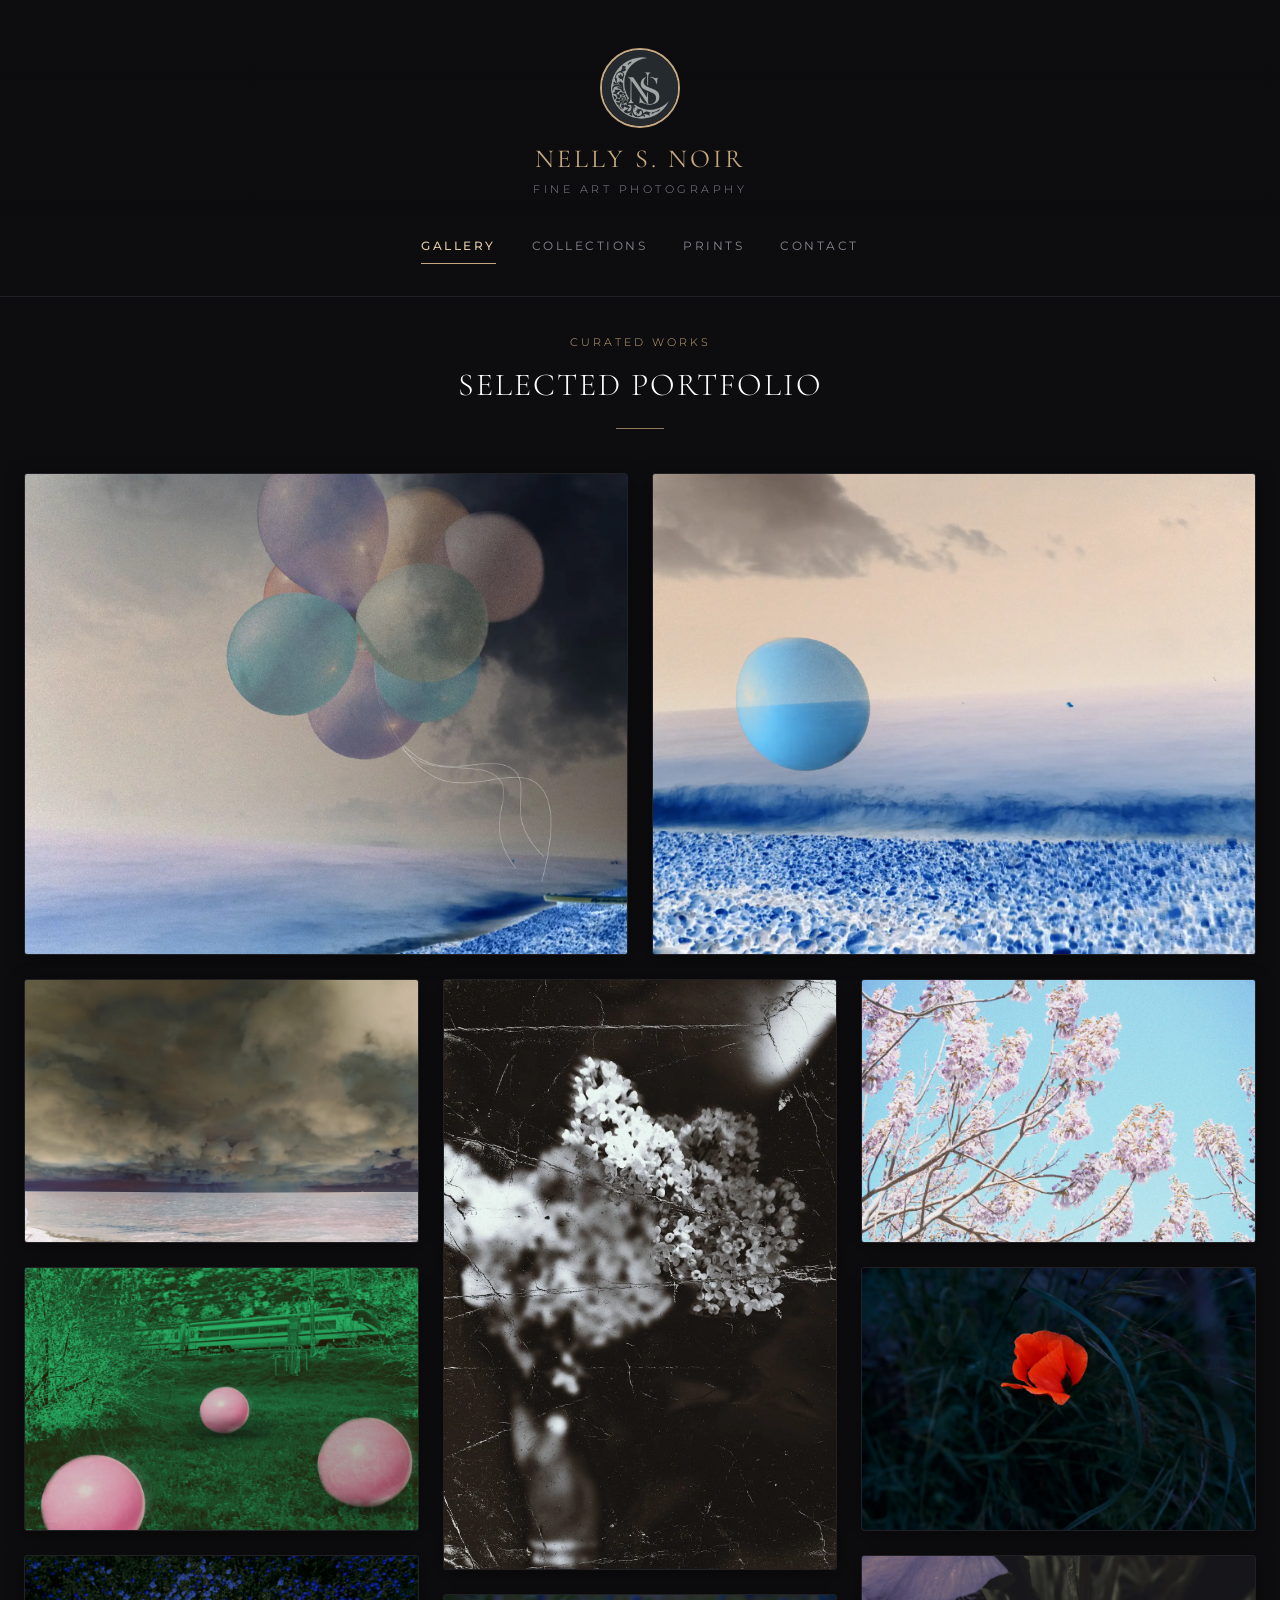
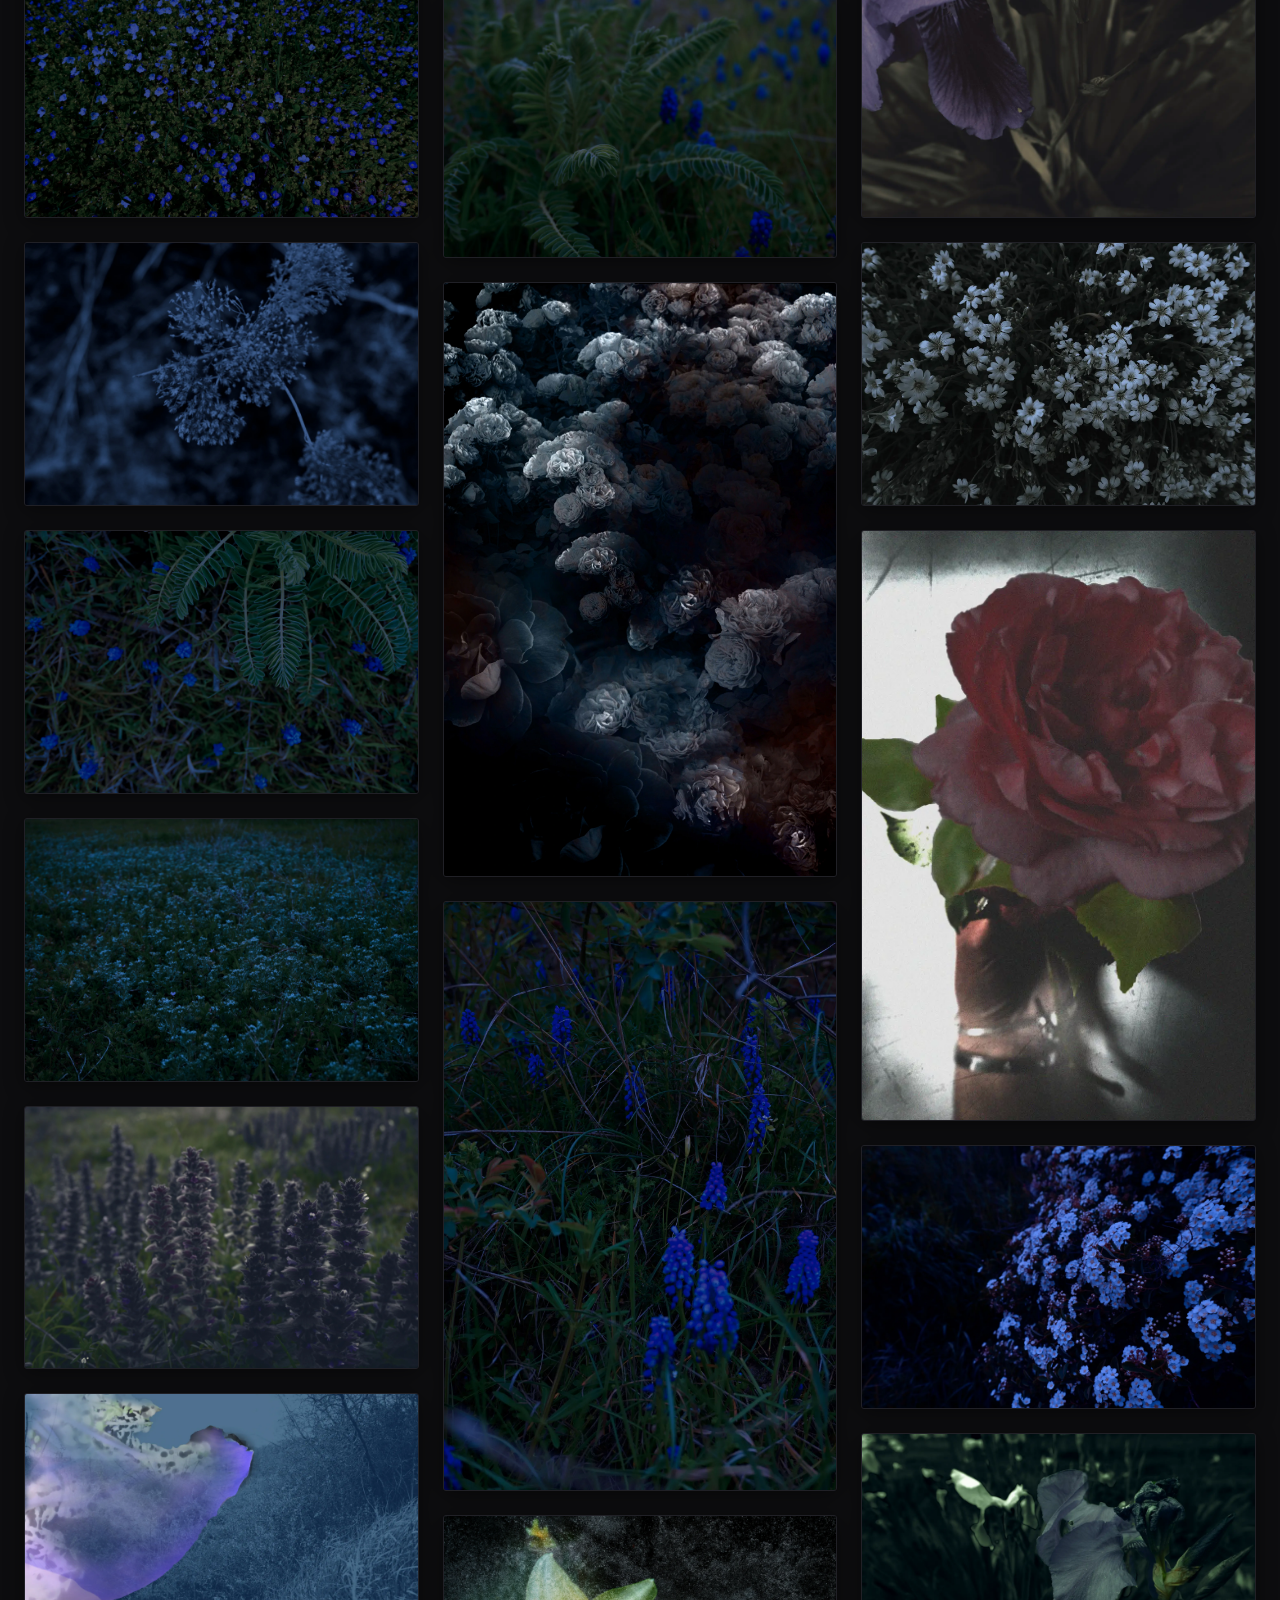
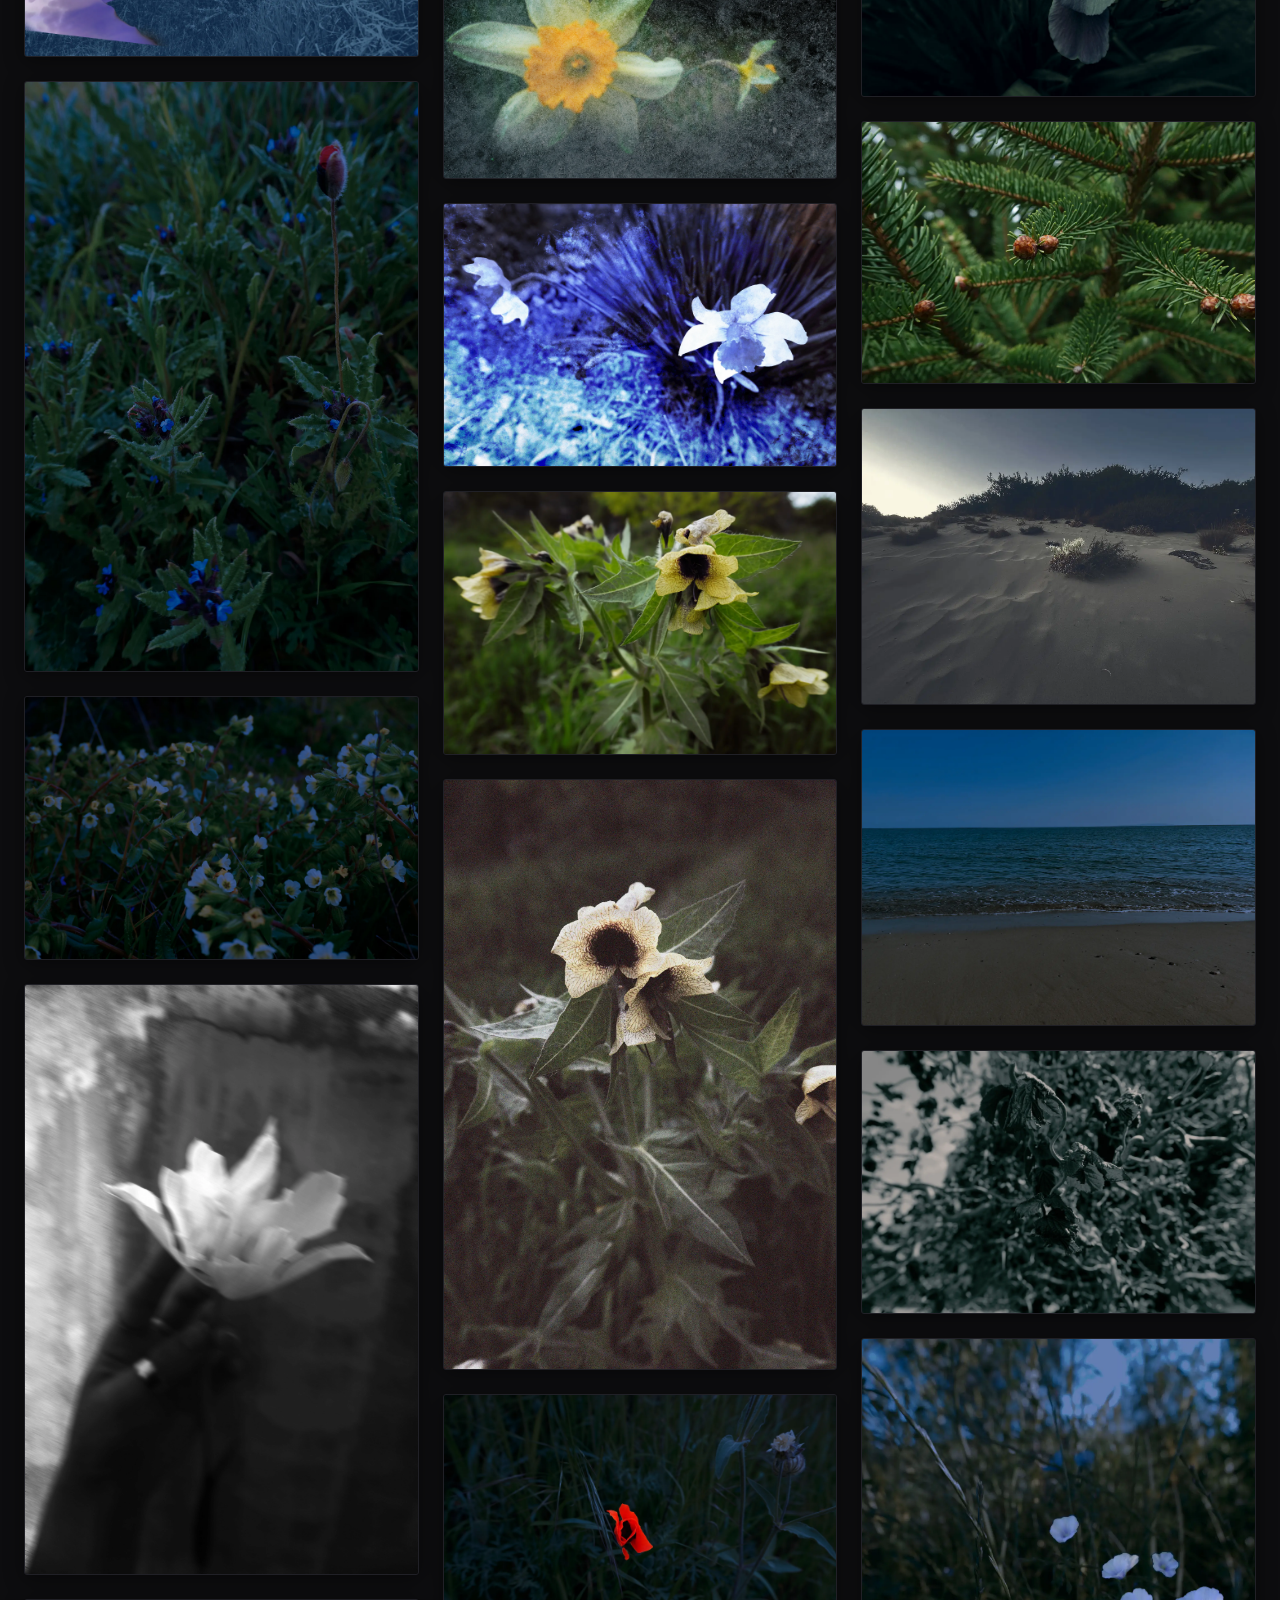
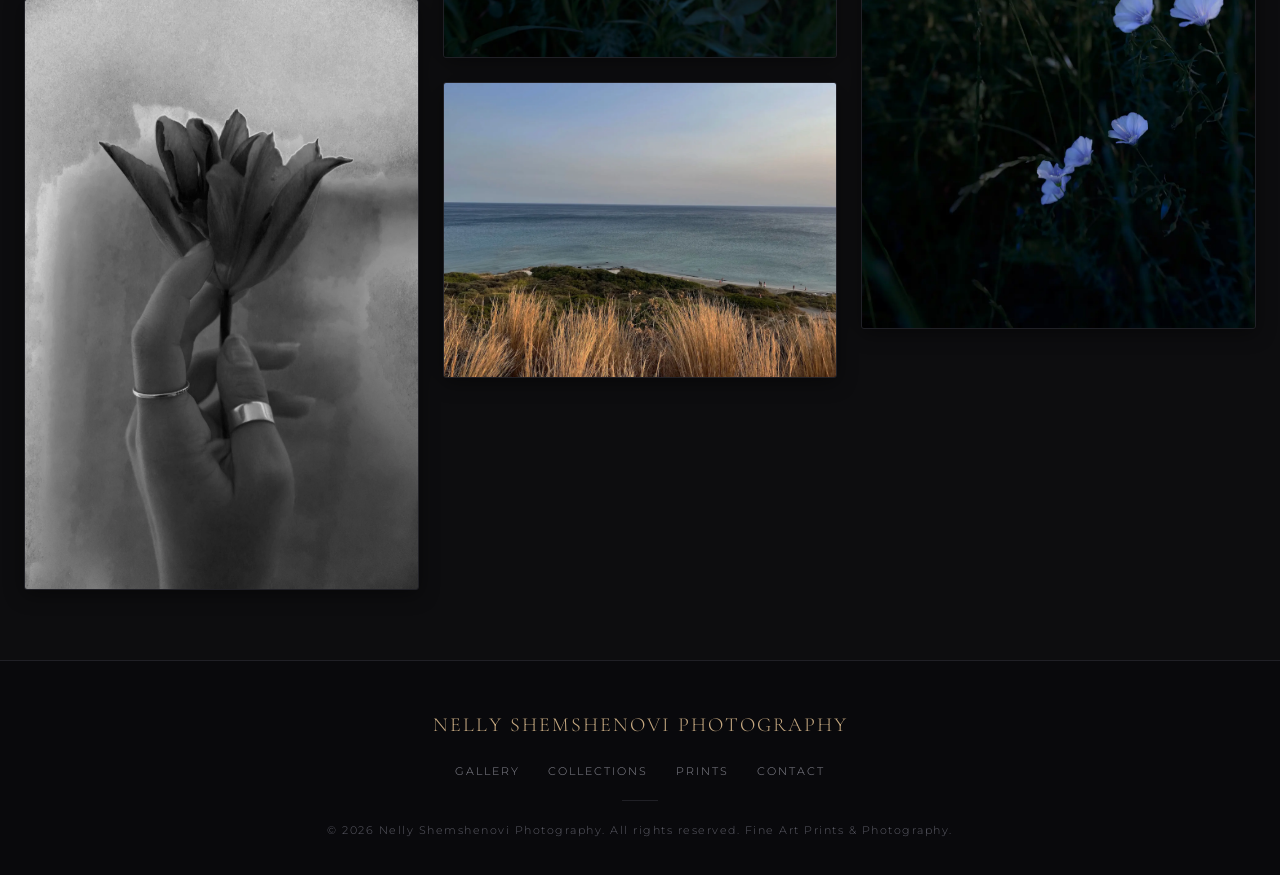
<file: index.html>
<!DOCTYPE html>
<html lang="en-US">
<head>
    <meta charset="UTF-8">
    <meta name="viewport" content="width=device-width, initial-scale=1.0">
    <meta name="google-site-verification" content="1gzFMZ3q427xVPwrCSRmRD-_reO-jRWN0cwvObLFzPw" />
    <!-- Google tag (gtag.js) -->
<script async src="https://www.googletagmanager.com/gtag/js?id=G-R861KGZXWW"></script>
<script>
  window.dataLayer = window.dataLayer || [];
  function gtag(){dataLayer.push(arguments);}
  gtag('js', new Date());

  gtag('config', 'G-R861KGZXWW');
</script>
    <title>Nelly S. Noir Photography | Fine Art Landscape Prints & Photography</title>
    <meta name="description" content="Discover original fine art prints, atmospheric coastal landscapes, and moody photography by Nelly S. Noir.">
    <link rel="preconnect" href="https://fonts.googleapis.com">
    <link rel="preconnect" href="https://fonts.gstatic.com" crossorigin>
    <link rel="stylesheet" href="style.css">
    <meta property="og:title" content="Nelly S. Noir Photography | Fine Art Prints">
    <meta property="og:description" content="Discover original fine art prints and moody photography by Nelly S. Noir.">
    <meta property="og:image" content="logo.jpg">
    <link rel="icon" type="image/jpeg" href="logo.jpg">
</head>
<body>

    <header class="site-header">
        <a href="index.html" class="brand-wrapper">
            <img src="logo.jpg" alt="Nelly Shemshenovi Logo" class="logo-img">
            <h1 class="site-title">Nelly S. Noir</h1>
            <span class="site-tagline">Fine Art Photography</span>
        </a>
        <nav class="main-nav">
            <a href="index.html" class="active">Gallery</a>
            <a href="collections.html">Collections</a>
            <a href="prints.html">Prints</a>
            <a href="contact.html">Contact</a>
        </nav>
    </header>

    <main class="gallery-container">
        
        <div class="section-header">
            <span class="section-tag">Curated Works</span>
            <h2 class="section-title">Selected Portfolio</h2>
            <div class="divider-gold"></div>
        </div>

        <!-- ზედა დიდი კინემატოგრაფიული ბლოკი (Featured) -->
        <div class="hero-gallery-grid">
            <div class="hero-item">
                <a href="artwork.html?id=0">
                    <img src="images/painting1.webp" alt="Dreams in Pastel Blue" class="landscape" loading="eager">
                    <div class="hero-overlay">
                        <span class="hero-overlay-title">Dreams in Pastel Blue</span>
                        <span class="hero-overlay-action">View Artwork &rarr;</span>
                    </div>
                </a>
            </div>
            <div class="hero-item">
                <a href="artwork.html?id=1">
                    <img src="images/painting2.webp" alt="Blue Abyssal" class="landscape" loading="eager">
                    <div class="hero-overlay">
                        <span class="hero-overlay-title">Blue Abyssal</span>
                        <span class="hero-overlay-action">View Artwork &rarr;</span>
                    </div>
                </a>
            </div>
        </div>

        <!-- ქვედა გალერეის ბადე (Masonry Layout) -->
        <div class="art-grid masonry-grid">
            <div class="art-item">
                <a href="artwork.html?id=2">
                    <img src="images/painting3.webp" alt="Gloom & Glare" loading="lazy">
                    <div class="art-card-overlay">
                        <span class="hover-view-btn">View Artwork &rarr;</span>
                    </div>
                </a>
            </div>
            <div class="art-item">
                <a href="artwork.html?id=3">
                    <img src="images/painting4.webp" alt="Abstract Harmony" loading="lazy">
                    <div class="art-card-overlay">
                        <span class="hover-view-btn">View Artwork &rarr;</span>
                    </div>
                </a>
            </div>
            <div class="art-item">
                <a href="artwork.html?id=4">
                    <img src="images/painting5.webp" alt="Midnight Bloom" loading="lazy">
                    <div class="art-card-overlay">
                        <span class="hover-view-btn">View Artwork &rarr;</span>
                    </div>
                </a>
            </div>
            <div class="art-item">
                <a href="artwork.html?id=5">
                    <img src="images/painting6.webp" alt="Crystalline Silence" loading="lazy">
                    <div class="art-card-overlay">
                        <span class="hover-view-btn">View Artwork &rarr;</span>
                    </div>
                </a>
            </div>
            <div class="art-item">
                <a href="artwork.html?id=6">
                    <img src="images/painting7.webp" alt="Midnight Bloom in the Digital Forest" loading="lazy">
                    <div class="art-card-overlay">
                        <span class="hover-view-btn">View Artwork &rarr;</span>
                    </div>
                </a>
            </div>
            <div class="art-item">
                <a href="artwork.html?id=7">
                    <img src="images/painting8.webp" alt="Tranquil Indigo" loading="lazy">
                    <div class="art-card-overlay">
                        <span class="hover-view-btn">View Artwork &rarr;</span>
                    </div>
                </a>
            </div>
            <div class="art-item">
                <a href="artwork.html?id=8">
                    <img src="images/painting9.webp" alt="The Silent Gathering" loading="lazy">
                    <div class="art-card-overlay">
                        <span class="hover-view-btn">View Artwork &rarr;</span>
                    </div>
                </a>
            </div>
            <div class="art-item">
                <a href="artwork.html?id=9">
                    <img src="images/painting10.webp" alt="Violet Reflections" loading="lazy">
                    <div class="art-card-overlay">
                        <span class="hover-view-btn">View Artwork &rarr;</span>
                    </div>
                </a>
            </div>
            <div class="art-item">
                <a href="artwork.html?id=10">
                    <img src="images/painting11.webp" alt="Violet Reflections II" loading="lazy">
                    <div class="art-card-overlay">
                        <span class="hover-view-btn">View Artwork &rarr;</span>
                    </div>
                </a>
            </div>
            <div class="art-item">
                <a href="artwork.html?id=11">
                    <img src="images/painting12.webp" alt="Glimmer in the Dark" loading="lazy">
                    <div class="art-card-overlay">
                        <span class="hover-view-btn">View Artwork &rarr;</span>
                    </div>
                </a>
            </div>
            <div class="art-item">
                <a href="artwork.html?id=12">
                    <img src="images/painting13.webp" alt="The Fragile Hold" loading="lazy">
                    <div class="art-card-overlay">
                        <span class="hover-view-btn">View Artwork &rarr;</span>
                    </div>
                </a>
            </div>
            <div class="art-item">
                <a href="artwork.html?id=13">
                    <img src="images/painting14.webp" alt="Vintage Dream" loading="lazy">
                    <div class="art-card-overlay">
                        <span class="hover-view-btn">View Artwork &rarr;</span>
                    </div>
                </a>
            </div>
            <div class="art-item">
                <a href="artwork.html?id=14">
                    <img src="images/painting15.webp" alt="Silent Uprising" loading="lazy">
                    <div class="art-card-overlay">
                        <span class="hover-view-btn">View Artwork &rarr;</span>
                    </div>
                </a>
            </div>
            <div class="art-item">
                <a href="artwork.html?id=15">
                    <img src="images/painting16.webp" alt="Midnight Bloom Series" loading="lazy">
                    <div class="art-card-overlay">
                        <span class="hover-view-btn">View Artwork &rarr;</span>
                    </div>
                </a>
            </div>
            <div class="art-item">
                <a href="artwork.html?id=16">
                    <img src="images/painting17.webp" alt="Midnight Blooms: Study in Shadows" loading="lazy">
                    <div class="art-card-overlay">
                        <span class="hover-view-btn">View Artwork &rarr;</span>
                    </div>
                </a>
            </div>
            <div class="art-item">
                <a href="artwork.html?id=17">
                    <img src="images/painting18.webp" alt="Gravity of the Blue" loading="lazy">
                    <div class="art-card-overlay">
                        <span class="hover-view-btn">View Artwork &rarr;</span>
                    </div>
                </a>
            </div>
            <div class="art-item">
                <a href="artwork.html?id=18">
                    <img src="images/painting19.webp" alt="Veiled Narcissus" loading="lazy">
                    <div class="art-card-overlay">
                        <span class="hover-view-btn">View Artwork &rarr;</span>
                    </div>
                </a>
            </div>
            <div class="art-item">
                <a href="artwork.html?id=19">
                    <img src="images/painting20.webp" alt="Gothic Botanical" loading="lazy">
                    <div class="art-card-overlay">
                        <span class="hover-view-btn">View Artwork &rarr;</span>
                    </div>
                </a>
            </div>
            <div class="art-item">
                <a href="artwork.html?id=20">
                    <img src="images/painting21.webp" alt="Summer Gothic: The Wilted Sun" loading="lazy">
                    <div class="art-card-overlay">
                        <span class="hover-view-btn">View Artwork &rarr;</span>
                    </div>
                </a>
            </div>
            <div class="art-item">
                <a href="artwork.html?id=21">
                    <img src="images/painting22.webp" alt="Summer Melancholia" loading="lazy">
                    <div class="art-card-overlay">
                        <span class="hover-view-btn">View Artwork &rarr;</span>
                    </div>
                </a>
            </div>
            <div class="art-item">
                <a href="artwork.html?id=22">
                    <img src="images/painting23.webp" alt="The Resilience of Red" loading="lazy">
                    <div class="art-card-overlay">
                        <span class="hover-view-btn">View Artwork &rarr;</span>
                    </div>
                </a>
            </div>
            <div class="art-item">
                <a href="artwork.html?id=23">
                    <img src="images/painting24.webp" alt="Golden Horizon coastal landscape" loading="lazy">
                    <div class="art-card-overlay">
                        <span class="hover-view-btn">View Artwork &rarr;</span>
                    </div>
                </a>
            </div>
            <div class="art-item">
                <a href="artwork.html?id=24">
                    <img src="images/painting25.webp" alt="Azure Serenity: Midsummer Dream" loading="lazy">
                    <div class="art-card-overlay">
                        <span class="hover-view-btn">View Artwork &rarr;</span>
                    </div>
                </a>
            </div>
            <div class="art-item">
                <a href="artwork.html?id=25">
                    <img src="images/painting26.webp" alt="The Resilience of Red II" loading="lazy">
                    <div class="art-card-overlay">
                        <span class="hover-view-btn">View Artwork &rarr;</span>
                    </div>
                </a>
            </div>
            <div class="art-item">
                <a href="artwork.html?id=26">
                    <img src="images/painting27.webp" alt="Still Life: Perpetuity" loading="lazy">
                    <div class="art-card-overlay">
                        <span class="hover-view-btn">View Artwork &rarr;</span>
                    </div>
                </a>
            </div>
            <div class="art-item">
                <a href="artwork.html?id=27">
                    <img src="images/painting28.webp" alt="Frozen Summer" loading="lazy">
                    <div class="art-card-overlay">
                        <span class="hover-view-btn">View Artwork &rarr;</span>
                    </div>
                </a>
            </div>
            <div class="art-item">
                <a href="artwork.html?id=28">
                    <img src="images/painting29.webp" alt="The Velvet Touch" loading="lazy">
                    <div class="art-card-overlay">
                        <span class="hover-view-btn">View Artwork &rarr;</span>
                    </div>
                </a>
            </div>
            <div class="art-item">
                <a href="artwork.html?id=29">
                    <img src="images/painting30.webp" alt="Hidden in Darkness" loading="lazy">
                    <div class="art-card-overlay">
                        <span class="hover-view-btn">View Artwork &rarr;</span>
                    </div>
                </a>
            </div>
            <div class="art-item">
                <a href="artwork.html?id=30">
                    <img src="images/painting31.webp" alt="Nocturnal Iris" loading="lazy">
                    <div class="art-card-overlay">
                        <span class="hover-view-btn">View Artwork &rarr;</span>
                    </div>
                </a>
            </div>
            <div class="art-item">
                <a href="artwork.html?id=31">
                    <img src="images/painting32.webp" alt="The Living Forest" loading="lazy">
                    <div class="art-card-overlay">
                        <span class="hover-view-btn">View Artwork &rarr;</span>
                    </div>
                </a>
            </div>
            <div class="art-item">
                <a href="artwork.html?id=32">
                    <img src="images/painting33.webp" alt="Coastal Serenity" loading="lazy">
                    <div class="art-card-overlay">
                        <span class="hover-view-btn">View Artwork &rarr;</span>
                    </div>
                </a>
            </div>
            <div class="art-item">
                <a href="artwork.html?id=33">
                    <img src="images/painting34.webp" alt="Pine Branch" loading="lazy">
                    <div class="art-card-overlay">
                        <span class="hover-view-btn">View Artwork &rarr;</span>
                    </div>
                </a>
            </div>
            <div class="art-item">
                <a href="artwork.html?id=34">
                    <img src="images/painting35.webp" alt="Ocean Breeze" loading="lazy">
                    <div class="art-card-overlay">
                        <span class="hover-view-btn">View Artwork &rarr;</span>
                    </div>
                    </a>
            </div>
            <div class="art-item">
                <a href="artwork.html?id=35">
                    <img src="images/painting36.webp" alt="Dark Botanical" loading="lazy">
                    <div class="art-card-overlay">
                        <span class="hover-view-btn">View Artwork &rarr;</span>
                    </div>
                    </a>
            </div>
        </div>

    </main>

    <footer class="site-footer">
        <div class="footer-content">
            <span class="footer-brand">Nelly Shemshenovi Photography</span>
            <div class="footer-nav">
                <a href="index.html">Gallery</a>
                <a href="collections.html">Collections</a>
                <a href="prints.html">Prints</a>
                <a href="contact.html">Contact</a>
            </div>
            <div class="footer-divider"></div>
            <p class="footer-copy">&copy; 2026 Nelly Shemshenovi Photography. All rights reserved. Fine Art Prints &amp; Photography.</p>
        </div>
    </footer>

</body>
</html>
</file>
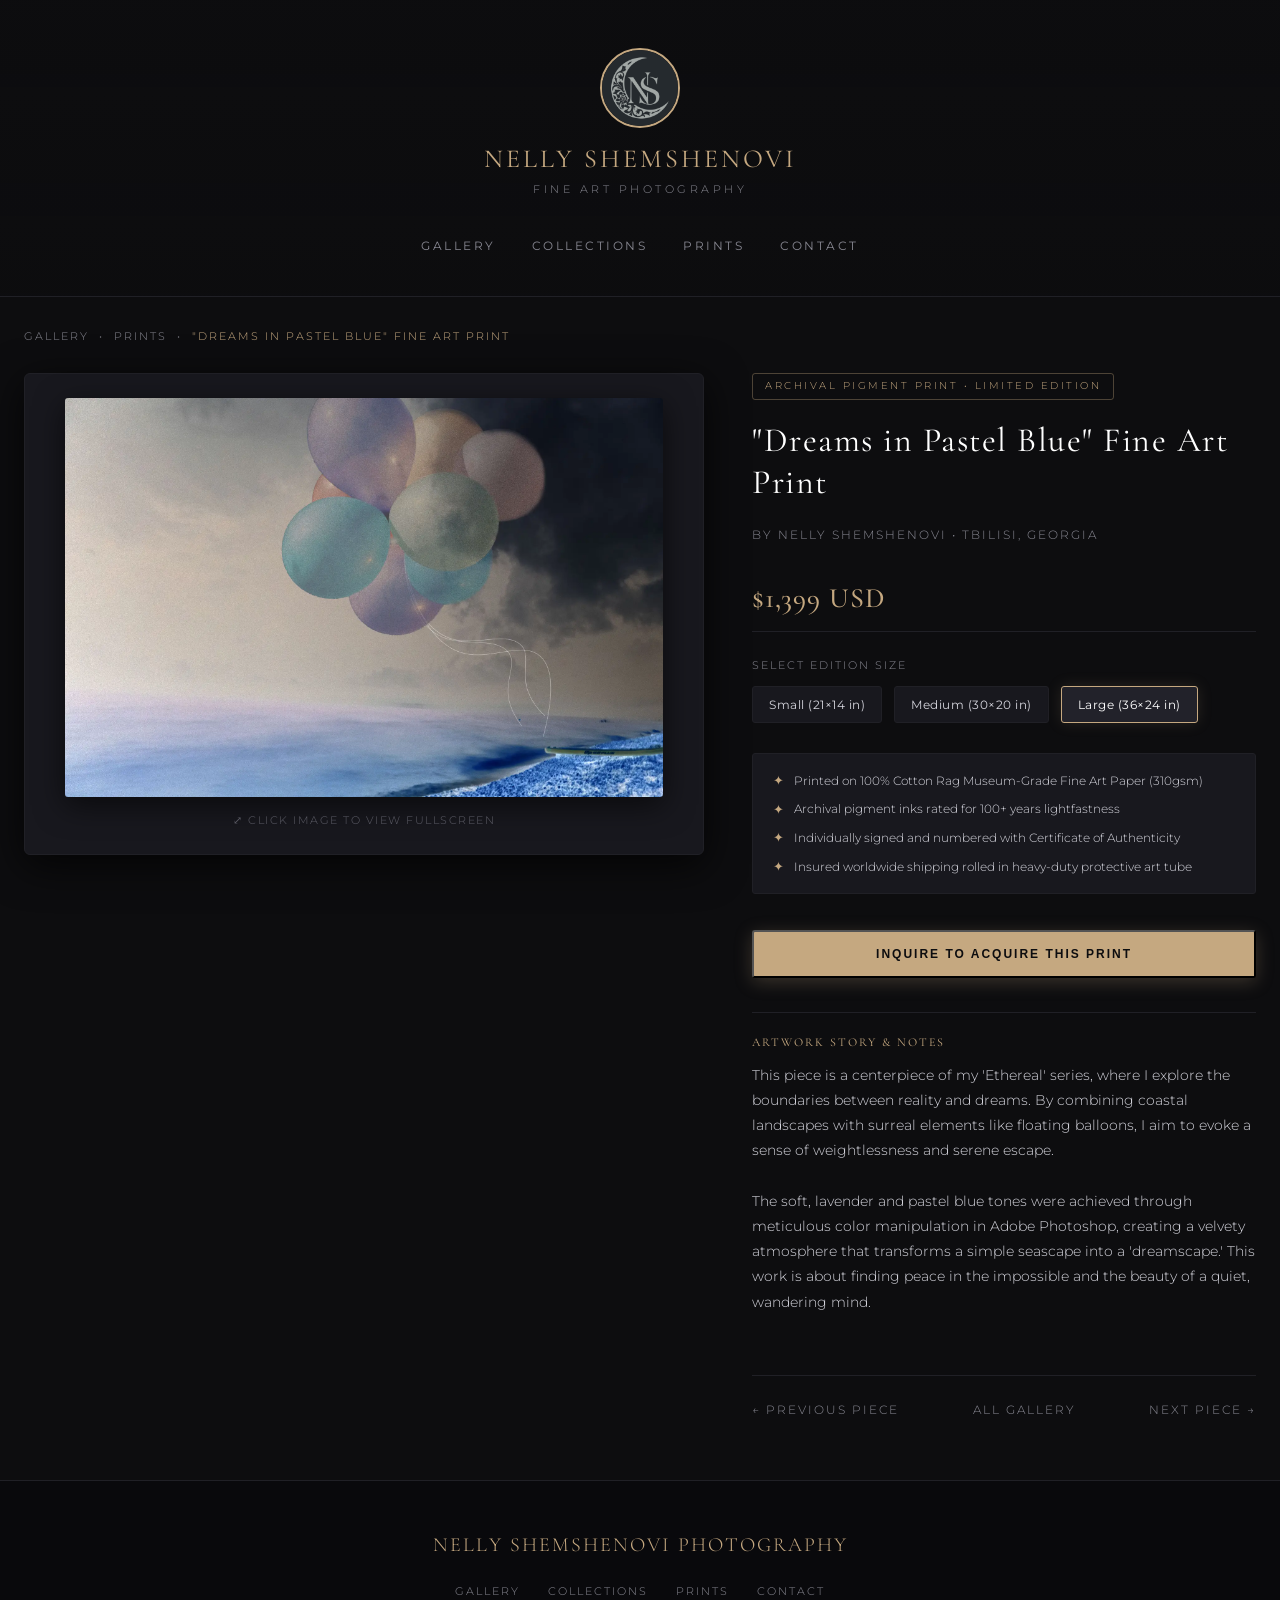
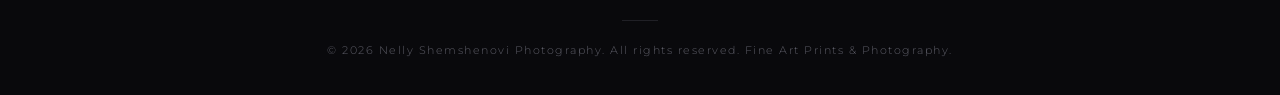
<file: artwork.html>
<!DOCTYPE html>
<html lang="en-US">
<head>
    <meta charset="UTF-8">
    <meta name="viewport" content="width=device-width, initial-scale=1.0">
    <title id="page-title">Artwork Details | Nelly Shemshenovi Photography</title>
    <!-- Google tag (gtag.js) -->
<script async src="https://www.googletagmanager.com/gtag/js?id=G-R861KGZXWW"></script>
<script>
  window.dataLayer = window.dataLayer || [];
  function gtag(){dataLayer.push(arguments);}
  gtag('js', new Date());

  gtag('config', 'G-R861KGZXWW');
</script>
    <link rel="preconnect" href="https://fonts.googleapis.com">
    <link rel="preconnect" href="https://fonts.gstatic.com" crossorigin>
    <link rel="stylesheet" href="style.css">
    <link rel="icon" type="image/jpeg" href="logo.jpg">
</head>
<body>

    <header class="site-header">
        <a href="index.html" class="brand-wrapper">
            <img src="logo.jpg" alt="Nelly Shemshenovi Logo" class="logo-img">
            <h1 class="site-title">Nelly Shemshenovi</h1>
            <span class="site-tagline">Fine Art Photography</span>
        </a>
        <nav class="main-nav">
            <a href="index.html">Gallery</a>
            <a href="collections.html">Collections</a>
            <a href="prints.html">Prints</a>
            <a href="contact.html">Contact</a>
        </nav>
    </header>

    <main class="artwork-layout-container">
        
        <div class="artwork-breadcrumbs">
            <a href="index.html">Gallery</a>
            <span>&bull;</span>
            <a href="prints.html">Prints</a>
            <span>&bull;</span>
            <span id="breadcrumb-title" style="color: var(--accent-gold);">Artwork Details</span>
        </div>

        <div class="artwork-page-grid">
            
            <!-- Left: Artwork Visual Column -->
            <div class="artwork-visual-column">
                <img src="" alt="Artwork" id="artwork-img" onclick="openZoomModal()">
                <div class="artwork-zoom-hint">&#x2922; Click image to view fullscreen</div>
            </div>
            
            <!-- Right: Details & Purchase Options Column -->
            <div class="artwork-details-column">
                <span class="artwork-badge">Archival Pigment Print &bull; Limited Edition</span>
                
                <h1 id="artwork-title" class="artwork-main-title">Artwork Title</h1>
                <span class="artwork-artist-credit">By Nelly Shemshenovi &bull; Tbilisi, Georgia</span>
                
                <div class="artwork-price-display" id="artwork-price">Loading price...</div>
                
                <div class="size-selector-box">
                    <div class="size-selector-header">Select Edition Size</div>
                    <div class="size-buttons-group">
                        <button class="size-btn" onclick="updatesize('Small (21x14 in / 53x35 cm)', 0.6, this)">Small (21&times;14 in)</button>
                        <button class="size-btn" onclick="updatesize('Medium (30x20 in / 76x50 cm)', 0.8, this)">Medium (30&times;20 in)</button>
                        <button class="size-btn active" onclick="updatesize('Large (36x24 in / 91x61 cm)', 1.0, this)">Large (36&times;24 in)</button>
                    </div>
                </div>

                <div class="print-specs-list">
                    <div class="spec-item">
                        <span class="spec-icon">&#10022;</span>
                        <span>Printed on 100% Cotton Rag Museum-Grade Fine Art Paper (310gsm)</span>
                    </div>
                    <div class="spec-item">
                        <span class="spec-icon">&#10022;</span>
                        <span>Archival pigment inks rated for 100+ years lightfastness</span>
                    </div>
                    <div class="spec-item">
                        <span class="spec-icon">&#10022;</span>
                        <span>Individually signed and numbered with Certificate of Authenticity</span>
                    </div>
                    <div class="spec-item">
                        <span class="spec-icon">&#10022;</span>
                        <span>Insured worldwide shipping rolled in heavy-duty protective art tube</span>
                    </div>
                </div>

                <div class="artwork-actions-row">
                    <button type="button" class="btn-gold" id="buy-btn">Inquire to Acquire This Print</button>
                </div>

                <div class="artwork-story-section">
                    <h3 class="artwork-story-title">Artwork Story &amp; Notes</h3>
                    <div class="artwork-story-text" id="artwork-desc"></div>
                </div>

                <div class="artwork-nav-pagination">
                    <a href="#" id="prev-artwork-btn" class="artwork-nav-btn">&larr; Previous Piece</a>
                    <a href="index.html" class="artwork-nav-btn">All Gallery</a>
                    <a href="#" id="next-artwork-btn" class="artwork-nav-btn">Next Piece &rarr;</a>
                </div>

            </div>

        </div>

    </main>

    <!-- Fullscreen Zoom Modal -->
    <div id="zoom-modal" class="zoom-modal" onclick="closeZoomModal()">
        <button class="zoom-modal-close" onclick="closeZoomModal()">&times;</button>
        <img id="zoom-modal-img" src="" alt="Fullscreen Artwork">
    </div>

    <!-- Inquire Modal Form -->
    <div id="inquireModal" class="modal">
      <div class="modal-content">
        <span class="close-btn">&times;</span>
        <h3 style="margin-top: 0; color: #c5a059;">Inquire About This Print</h3>
        <form action="https://formsubmit.co/nellyshemshenovi@gmail.com" method="POST">
          <input type="hidden" name="_subject" id="modalSubject" value="New Artwork Inquiry">
          <input type="hidden" name="_template" value="table">
          <input type="hidden" name="_captcha" value="false">

          <div class="form-group">
            <label for="inquire-name">Your Name</label>
            <input type="text" id="inquire-name" name="name" required placeholder="John Doe">
          </div>

          <div class="form-group">
            <label for="inquire-email">Your Email</label>
            <input type="email" id="inquire-email" name="email" required placeholder="john@example.com">
          </div>

          <div class="form-group">
            <label for="inquire-message">Message</label>
            <textarea id="inquire-message" name="message" rows="4" required placeholder="I am interested in acquiring this print..."></textarea>
          </div>

          <button type="submit" class="btn-gold" style="width: 100%; margin-top: 10px; cursor: pointer;">Send Inquiry</button>
        </form>
      </div>
    </div>

    <footer class="site-footer">
        <div class="footer-content">
            <span class="footer-brand">Nelly Shemshenovi Photography</span>
            <div class="footer-nav">
                <a href="index.html">Gallery</a>
                <a href="collections.html">Collections</a>
                <a href="prints.html">Prints</a>
                <a href="contact.html">Contact</a>
            </div>
            <div class="footer-divider"></div>
            <p class="footer-copy">&copy; 2026 Nelly Shemshenovi Photography. All rights reserved. Fine Art Prints &amp; Photography.</p>
        </div>
    </footer>

    <script>
        const artworksData = [
            {
                title: '"Dreams in Pastel Blue" Fine Art Print',
                image: 'images/painting1.webp',
                priceType: 'Original Print',
                price: 1399,
                desc: "This piece is a centerpiece of my 'Ethereal' series, where I explore the boundaries between reality and dreams. By combining coastal landscapes with surreal elements like floating balloons, I aim to evoke a sense of weightlessness and serene escape.<br><br>The soft, lavender and pastel blue tones were achieved through meticulous color manipulation in Adobe Photoshop, creating a velvety atmosphere that transforms a simple seascape into a 'dreamscape.' This work is about finding peace in the impossible and the beauty of a quiet, wandering mind."
            },
            {
                title: '"Blue Abyssal" Fine Art Print',
                image: 'images/painting2.webp',
                priceType: 'Original Print',
                price: 840,
                desc: "The Blue Portal' is a conceptual photography piece that explores the boundaries of surrealism and tranquility. By placing a vibrant blue sphere within a serene coastal landscape, I aim to create a 'dreamscape' where reality and imagination meet. This work is part of my 'Ethereal' series, crafted to evoke a sense of peace and wonder. Created using digital manipulation to achieve a soft, velvety atmosphere, it is perfect for modern, minimalist spaces."
            },
            {
                title: '"Gloom & Glare" Fine Art Print',
                image: 'images/painting3.webp',
                priceType: 'Original Print',
                price: 960,
                desc: "Part of the 'Ethereal' series, this piece captures a moment of profound contrast where a restless, dramatic sky meets the absolute stillness of the sea. It is a visual exploration of inner peace amidst an approaching storm. By blending surreal tones with a minimalist composition, I aim to create a dreamscape that feels both haunting and tranquil, inviting the viewer to look beyond the horizon of reality."
            },
            {
                title: '"Abstract Harmony" Fine Art Print',
                image: 'images/painting4.webp',
                priceType: 'Original Print',
                price: 760,
                desc: "Surreal botanical composition blending dark aesthetic concepts with exquisite light play. A meditation on balance and nocturnal tranquility in an imaginary garden space."
            },
            {
                title: '"Midnight Bloom" Photograph',
                image: 'images/painting5.webp',
                priceType: 'Original Photograph',
                price: 1790,
                desc: "A captivating study of nature in its most silent hour. These deep blue petals emerge from the shadows, creating a sense of calm and mystery. This piece explores the hidden beauty of the nocturnal world, where colors shift and the ordinary becomes ethereal."
            },
            {
                title: '"Crystalline Silence" Photograph',
                image: 'images/painting6.webp',
                priceType: 'Original Photograph',
                price: 1490,
                desc: "A conceptual piece focusing on dark aesthetics. A captivating exploration of botanical textures under a deep, indigo-hued twilight. This piece from the 'Shadow & Bloom' series captures the ethereal beauty of frozen moments in nature. The interplay of sharp details and deep, shadowy tones creates a sophisticated atmosphere, perfect for minimalist and modern interior spaces that embrace a moody, artistic aesthetic."
            },
            {
                title: '"Midnight Bloom in the Digital Forest" Photograph',
                image: 'images/painting7.webp',
                priceType: 'Original Photograph',
                price: 1590,
                desc: "This piece is a deep dive into my exploration of mystical and atmospheric visual stories. Rooted in a fine arts background, this work captures a surreal moment where nature meets digital imagination. The interplay of deep, moody greens and the piercing glow of azure flora creates a sense of quiet mystery, characteristic of my focus on surreal and atmospheric digital art. It is an invitation to look beyond the surface of the natural world and into a space of dreamlike stillness."
            },
            {
                title: '"Tranquil Indigo" Photograph',
                image: 'images/painting8.webp',
                priceType: 'Original Photograph',
                price: 1890,
                desc: "Part of the 'Ethereal' series, 'Tranquil Indigo' invites the viewer into a silent, moonlit world. This conceptual piece captures the mysterious beauty of a meadow at twilight, where the flowers seem to glow with a soft, inner light. The deep indigo tones create a sense of profound calm and introspection. It is a visual meditation on the quiet moments of nature that often go unnoticed, transformed into a surreal dreamscape."
            },
            {
                title: '"The Silent Gathering" Fine Art Print',
                image: 'images/painting9.webp',
                priceType: 'Original Photograph',
                price: 1090,
                desc: "This atmospheric piece captures a cluster of wild purple blooms, standing tall in the quiet, filtered light of a misty morning. The deep purples and muted greens create a sense of calm and introspection, blurring the line between a simple botanical shot and a surrealist visual story. It is a study of texture, repetition, and the soft elegance of the Georgian landscape."
            },
            {
                title: '"Violet Reflections" Fine Art Print',
                image: 'images/painting10.webp',
                priceType: 'Original Print',
                price: 1140,
                desc: "A surreal digital composition where nature meets abstract imagination. This piece blends the delicate textures of a violet bloom with a misty, ethereal landscape, creating a sense of a hidden, celestial world. Part of a series exploring digital manipulation and the 'Aesthetic' of urban mysticism."
            },
            {
                title: '"Violet Reflections II" Fine Art Print',
                image: 'images/painting11.webp',
                priceType: 'Original Print',
                price: 2000,
                desc: "In the depths of the 'Blue Hour', a single red poppy emerges as a symbol of resilience and vivid imagination. This piece explores the 'Limit' between the dark, moody shadows of nature and the sudden burst of life, where the deep emerald foliage meets the sharp, cinematic red of the poppy. It is a visual story about finding light and color in the most mysterious corners of the garden."
            },
            {
                title: '"Glimmer in the Dark" Fine Art Print',
                image: 'images/painting12.webp',
                priceType: 'Original Print',
                price: 1700,
                desc: "A moody and atmospheric study of nocturnal nature. Delicate white blossoms emerge from a deep, textured background of dark greens, creating a captivating contrast of light and shadow. This photograph captures a silent, intimate moment from a hidden world."
            },
            {
                title: '"The Fragile Hold" Fine Art Print',
                image: 'images/painting13.webp',
                priceType: 'Original Print',
                price: 1400,
                desc: "A soul-stirring monochrome study of the human connection with nature. This piece captures a fleeting moment of tenderness, where the delicate petals of a lily are cradled in a gentle grasp. The soft light and grainy texture evoke a sense of nostalgia and quiet introspection. Part of a series exploring the intimacy of botanical forms."
            },
            {
                title: '"Vintage Dream" Fine Art Print',
                image: 'images/painting14.webp',
                priceType: 'Original Print',
                price: 1400,
                desc: "This is a poetic exploration of memory and the fleeting nature of beauty. This monochrome fine art photograph captures a moment of pure intimacy, where a delicate bloom is gently cradled, symbolizing a deep, soulful connection to the natural world. Unlike its darker counterpart, this edition features a soft, high-key palette and a rich, grainy texture that evokes a sense of vintage nostalgia and timelessness."
            },
            {
                title: '"Silent Uprising" Fine Art Print',
                image: 'images/painting15.webp',
                priceType: 'Original Print',
                price: 2000,
                desc: "Silent Uprising is a compelling piece from the Urban Mysticism series, where the delicate nature of botanical forms meets the raw, gritty energy of the city. This work is a visual manifestation of internal resistance—a quiet yet powerful uprising against the mundane and the expected."
            },
            {
                title: '"Midnight Bloom in the Digital Forest II" Fine Art Print',
                image: 'images/painting16.webp',
                priceType: 'Original Print',
                price: 1700,
                desc: "This piece is a deep dive into my exploration of mystical and atmospheric visual stories. Rooted in a fine arts background, this work captures a surreal moment where nature meets digital imagination. The interplay of deep, moody greens and the piercing glow of azure flora creates a sense of quiet mystery."
            },
            {
                title: '"Midnight Blooms: A Study in Shadows" Fine Art Print',
                image: 'images/painting17.webp',
                priceType: 'Original Print',
                price: 2000,
                desc: "This fine art photograph explores the ethereal beauty of nature hidden in the depths of twilight. Captured with a focus on dramatic contrast and Floral Noir aesthetics, the piece reveals the intricate textures and silent elegance of blossoms emerging from a moody, deep-blue void."
            },
            {
                title: '"Gravity of the Blue" Fine Art Print',
                image: 'images/painting18.webp',
                priceType: 'Original Print',
                price: 1900,
                desc: "This vertical piece captures the structural beauty of wild flora against a dark, moody environment. Drawing on my background in fine arts and photography, I focused on the stark contrast and the deep, saturated tones of the landscape."
            },
            {
                title: '"Veiled Narcissus" Fine Art Print',
                image: 'images/painting19.webp',
                priceType: 'Original Print',
                price: 890,
                desc: "This piece is a visual narrative of the delicate encounter between spring’s fragility and a lingering wintry chill. The narcissus, a traditional symbol of rebirth, is captured behind a veil of glacial mist, creating a sense of a moment frozen in time."
            },
            {
                title: '"Gothic Botanical" Fine Art Print',
                image: 'images/painting20.webp',
                priceType: 'Original Print',
                price: 980,
                desc: "A mesmerizing exploration of color and light, transforming a delicate floral scene into a surreal, blue-toned landscape. This piece challenges the viewer's perception of nature through artistic digital manipulation and high-contrast textures."
            },
            {
                title: '"Summer Gothic: The Wilted Sun" Fine Art Print',
                image: 'images/painting21.webp',
                priceType: 'Original Print',
                price: 1080,
                desc: "A haunting exploration of botanical forms through the lens of 'Summer Gothic.' This piece captures the eerie, silent beauty of nature when stripped of its typical warmth. The heavy grain and desaturated tones evoke a sense of nostalgia and mystery, turning a simple summer flower into a relic of a dark, forgotten garden."
            },
            {
                title: '"Summer Melancholia" Fine Art Print',
                image: 'images/painting22.webp',
                priceType: 'Original Print',
                price: 1260,
                desc: "A lone wilted flora standing witness to the end of a 'Summer Gothic.' Part of a portfolio exploring dark nature, still life, and impermanence. This fine art print utilizes grain and heavy contrast to create a moody, atmospheric tableau, preserving a single moment of botanical grace in a dark woodland setting."
            },
            {
                title: '"The Resilience of Red" Fine Art Print',
                image: 'images/painting23.webp',
                priceType: 'Original Print',
                price: 980,
                desc: "A captivating fine art photograph featuring a single, vibrant red poppy set against a moody, dark meadow. The deep greens and shadowy tones of the background create a cinematic atmosphere, making the scarlet petals appear almost luminous. This piece captures a fleeting moment of natural elegance, symbolizing hope and resilience amidst the darkness."
            },
            {
                title: '"Golden Horizon" Fine Art Print',
                image: 'images/painting24.webp',
                priceType: 'Original Print',
                price: 1080,
                desc: "A serene coastal landscape that captures the quiet warmth of a fading day. The textured golden grasses in the foreground create a tactile contrast against the endless, calm expanse of the sea and the soft, glowing horizon. This piece is a visual meditation on solitude, distance, and the timeless rhythm of nature."
            },
            {
                title: '"Azure Serenity: Midsummer Dream" Fine Art Print',
                image: 'images/painting25.webp',
                priceType: 'Original Print',
                price: 990,
                desc: "Azure Serenity: Midsummer Dream is a visual meditation on the ethereal beauty of summer. The piece features delicate blooms suspended against a vibrant, sun-drenched sky, treated with a painterly texture that blurs the line between photography and fine art."
            },
            {
                title: '"The Resilience of Red II" Fine Art Print',
                image: 'images/painting26.webp',
                priceType: 'Original Print',
                price: 1480,
                desc: "A striking fine art photograph capturing a single red poppy emerging from a sea of deep, dark foliage. The high contrast between the vivid scarlet petals and the moody, desaturated background creates a sense of isolation and fragile strength. This piece explores the theme of individuality and beauty in unexpected places."
            },
            {
                title: "Still Life: Perpetuity Photograph",
                image: "images/painting27.webp",
                priceType: "Original Print",
                price: 860,
                desc: "Still Life: Perpetuity' is a visual translation of memory fading into eternal night. Capturing a solitary, detailed dried botanical sentinel against a deep void, this fine art photograph utilizes grain and moody lighting to create a cinematic atmosphere. Part of the 'Eternal Flora' series, this print is an exploration of abstract nature, preservation, and the serene beauty of decline."
                },
            {
               title: "Frozen Summer Photograph",
                image: "images/painting28.webp",
                priceType: "Original Print",
                price: 1040,
                desc: "Exploring the 'Summer Gothic' aesthetic—where the vibrant energy of the season meets a cold, mystical stillness. This work reinterprets traditional botanical photography by removing the warmth of the sun, leaving behind the haunting beauty of a silent, frozen garden."
                },
            {
               title: "The Velvet Touch Fine Art Print",
                image: "images/painting29.webp",
                priceType: "Original Print",
                price: 980,
                desc: "An intimate and poetic fine art photograph capturing the delicate beauty of a red rose held gently in hand. Bathed in a dramatic, moody light with deep shadows, this piece explores the tender connection between human touch and nature's fleeting moments. The rich, velvety red tones contrast beautifully with the dark, atmospheric background, creating a timeless and deeply emotional visual narrative. Perfect for contemporary spaces looking for a sophisticated, expressive statement piece."
                },
            {
                 title: "Hidden in Darkness Photograph",
                image: "images/painting30.webp",
                priceType: "Original Print",
                price: 1100,
                desc: "A moody, atmospheric shot of white blossoms emerging from the deep shadows of night. This piece explores the theme of urban mysticism, capturing the silent beauty found in the darkness of nature."
                },
            {
                title: "Nocturnal Iris Photograph",
                image: "images/painting31.webp",
                priceType: "Original Print",
                price: 980,
                desc: "Nocturnal Iris is a fine art photograph that captures the quiet, haunting mysticism of nature hidden within the shadows. Shot with a high-resolution 6000 x 4000 px sensor, this piece delicately balances the soft, intricate texture of iris petals against a deep, somber, and cinematic background."
                },
            {
                 title: "The Living Forest Photograph",
                image: "images/painting32.webp",
                priceType: "Original Print",
                price: 1200,
                desc: "A crisp, high-resolution botanical photograph capturing the lush complexity of evergreen branches. Shot in natural light, the image highlights the vibrant green tones, fresh organic growth, and intricate textures of the pine needles. This clean, classical nature study brings a refreshing, serene, and lively atmosphere into any contemporary interior."
                },
            {
                 title: "The Obsidian Coastline Photograph",
                image: "images/painting33.webp",
                priceType: "Original Print",
                price: 1800,
                desc: "A vast, sweeping vista capturing a coastline where the dark volcanic rocks merge with a churning, dark sea under a low, indigo sky. This evokes the raw, untamed power of nature, similar to the 'Indigo' aesthetic."
                },
            { 
                 title: "The Heavy Breath of the Sea Photograph",
                image: "images/painting34.webp",
                priceType: "Original Print",
                price: 1000,
                desc: "A moody fine-art capture of a desolate shoreline where deep indigo waters meet the muted sand. This piece evokes a sense of quiet longing and the raw, melancholic beauty of the untamed coast."
                },
            { 
                title: "A quiet loss of form Photograph",
                image: "images/painting35.webp",
                priceType: "Original Print",
                price: 1080,
                desc: "Lost in the shadows of a forgotten season. This piece evokes a heavy, atmospheric sorrow where form and memory slowly bleed away into the dark."
                },
                { 
                title: "Dark Botanical Photograph",
                image: "images/painting36.webp",
                priceType: "Original Print",
                price: 1280,
                desc: "A fine art photography piece capturing the delicate interaction between light and shadow during the twilight hours. This work is an exploration of the quiet, melancholic beauty found in nature's simplest forms, emphasizing deep, moody tones and atmospheric depth. As a visual artist, my focus is to transform fleeting natural moments into contemplative, surreal visual experiences."
                },
        ];

        const urlParams = new URLSearchParams(window.location.search);
        let artIndex = parseInt(urlParams.get('id'), 10);
        if (isNaN(artIndex) || artIndex < 0 || artIndex >= artworksData.length) {
            artIndex = 0;
        }

        const art = artworksData[artIndex];
        let currentBasePrice = art.price;
        let selectedSizeText = 'Large (36x24 in / 91x61 cm)';
        let currentPrice = art.price;

        // Populate elements
        document.getElementById('page-title').innerText = art.title + ' | Nelly Shemshenovi Photography';
        document.getElementById('breadcrumb-title').innerText = art.title;
        document.getElementById('artwork-img').src = art.image;
        document.getElementById('artwork-title').innerText = art.title;
        document.getElementById('artwork-desc').innerHTML = art.desc;
        document.getElementById('zoom-modal-img').src = art.image;
        
        updatePriceDisplay();

        // Prev / Next Pagination links
        const prevIndex = (artIndex - 1 + artworksData.length) % artworksData.length;
        const nextIndex = (artIndex + 1) % artworksData.length;
        document.getElementById('prev-artwork-btn').href = 'artwork.html?id=' + prevIndex;
        document.getElementById('next-artwork-btn').href = 'artwork.html?id=' + nextIndex;

        function updatePriceDisplay() {
            document.getElementById('artwork-price').innerText = '$' + currentPrice.toLocaleString() + ' USD';
        }

        function updatesize(sizeText, multiplier, btn) {
            selectedSizeText = sizeText;
            currentPrice = Math.round(currentBasePrice * multiplier);
            updatePriceDisplay();

            document.querySelectorAll('.size-btn').forEach(b => b.classList.remove('active'));
            btn.classList.add('active');
        }

        function openZoomModal() {
            document.getElementById('zoom-modal').classList.add('active');
        }

        function closeZoomModal() {
            document.getElementById('zoom-modal').classList.remove('active');
        }

        document.addEventListener('keydown', (e) => {
            if (e.key === 'Escape') closeZoomModal();
            if (e.key === 'ArrowLeft') window.location.href = 'artwork.html?id=' + prevIndex;
            if (e.key === 'ArrowRight') window.location.href = 'artwork.html?id=' + nextIndex;
        });

        // Inquire modal toggle logic
        const modal = document.getElementById("inquireModal");
        const buyBtn = document.getElementById("buy-btn");
        const closeBtn = document.querySelector(".close-btn");

        if (buyBtn && modal) {
          buyBtn.addEventListener("click", function(e) {
            e.preventDefault();
            
            const modalSubject = document.getElementById("modalSubject");
            if (modalSubject && typeof art !== "undefined") {
              modalSubject.value = "Inquiry: " + art.title + " (" + selectedSizeText + ")";
            }

            modal.style.display = "block";
          });
        }

        if (closeBtn && modal) {
          closeBtn.addEventListener("click", function() {
            modal.style.display = "none";
          });
        }

        window.addEventListener("click", function(event) {
          if (event.target === modal) {
            modal.style.display = "none";
          }
        });
    </script>
</body>
</html>
</file>
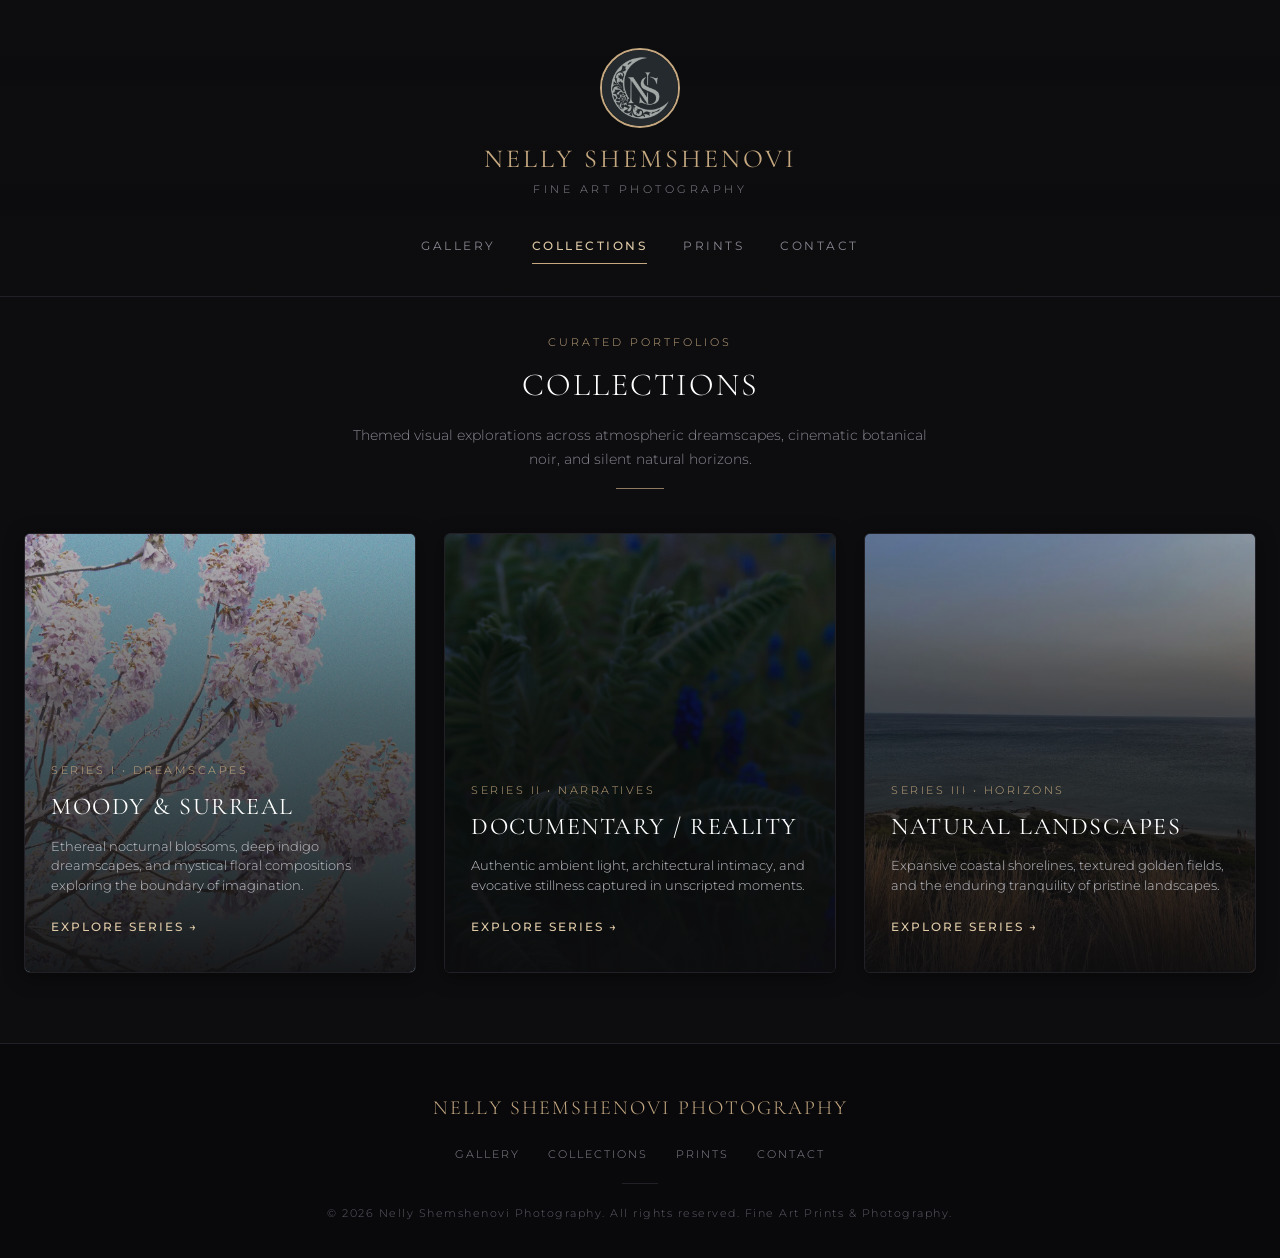
<file: collections.html>
<!DOCTYPE html>
<html lang="en-US">
<head>
    <meta charset="UTF-8">
    <meta name="viewport" content="width=device-width, initial-scale=1.0">
    <title>Collections | Nelly Shemshenovi Photography</title>
    <meta name="description" content="Explore curated photography collections by Nelly Shemshenovi: Moody & Surreal, Documentary, and Natural Landscapes.">
    <!-- Google tag (gtag.js) -->
<script async src="https://www.googletagmanager.com/gtag/js?id=G-R861KGZXWW"></script>
<script>
  window.dataLayer = window.dataLayer || [];
  function gtag(){dataLayer.push(arguments);}
  gtag('js', new Date());

  gtag('config', 'G-R861KGZXWW');
</script>
    <link rel="preconnect" href="https://fonts.googleapis.com">
    <link rel="preconnect" href="https://fonts.gstatic.com" crossorigin>
    <link rel="stylesheet" href="style.css">
    <link rel="icon" type="image/jpeg" href="logo.jpg">
</head>
<body>

    <header class="site-header">
        <a href="index.html" class="brand-wrapper">
            <img src="logo.jpg" alt="Nelly Shemshenovi Logo" class="logo-img">
            <h1 class="site-title">Nelly Shemshenovi</h1>
            <span class="site-tagline">Fine Art Photography</span>
        </a>
        <nav class="main-nav">
            <a href="index.html">Gallery</a>
            <a href="collections.html" class="active">Collections</a>
            <a href="prints.html">Prints</a>
            <a href="contact.html">Contact</a>
        </nav>
    </header>

    <main class="gallery-container">
        
        <div class="section-header">
            <span class="section-tag">Curated Portfolios</span>
            <h2 class="section-title">Collections</h2>
            <p class="section-desc">Themed visual explorations across atmospheric dreamscapes, cinematic botanical noir, and silent natural horizons.</p>
            <div class="divider-gold"></div>
        </div>
        
        <div class="collections-grid">
            <!-- კოლექცია 1: Moody & Surreal -->
            <a href="moody.html" class="collection-card">
                <div class="collection-bg" style="background-image: url('images/painting25.webp');"></div>
                <div class="collection-overlay"></div>
                <div class="collection-info">
                    <span class="collection-tag">Series I &bull; Dreamscapes</span>
                    <h3>Moody &amp; Surreal</h3>
                    <p class="collection-desc">Ethereal nocturnal blossoms, deep indigo dreamscapes, and mystical floral compositions exploring the boundary of imagination.</p>
                    <span class="collection-link-text">Explore Series &rarr;</span>
                </div>
            </a>

            <!-- კოლექცია 2: Documentary / Reality -->
            <a href="documentary.html" class="collection-card">
                <div class="collection-bg" style="background-image: url('images/painting16.webp');"></div>
                <div class="collection-overlay"></div>
                <div class="collection-info">
                    <span class="collection-tag">Series II &bull; Narratives</span>
                    <h3>Documentary / Reality</h3>
                    <p class="collection-desc">Authentic ambient light, architectural intimacy, and evocative stillness captured in unscripted moments.</p>
                    <span class="collection-link-text">Explore Series &rarr;</span>
                </div>
            </a>

            <!-- კოლექცია 3: Natural Landscapes -->
            <a href="landscapes.html" class="collection-card">
                <div class="collection-bg" style="background-image: url('images/painting24.webp');"></div>
                <div class="collection-overlay"></div>
                <div class="collection-info">
                    <span class="collection-tag">Series III &bull; Horizons</span>
                    <h3>Natural Landscapes</h3>
                    <p class="collection-desc">Expansive coastal shorelines, textured golden fields, and the enduring tranquility of pristine landscapes.</p>
                    <span class="collection-link-text">Explore Series &rarr;</span>
                </div>
            </a>
        </div>

    </main>

    <footer class="site-footer">
        <div class="footer-content">
            <span class="footer-brand">Nelly Shemshenovi Photography</span>
            <div class="footer-nav">
                <a href="index.html">Gallery</a>
                <a href="collections.html">Collections</a>
                <a href="prints.html">Prints</a>
                <a href="contact.html">Contact</a>
            </div>
            <div class="footer-divider"></div>
            <p class="footer-copy">&copy; 2026 Nelly Shemshenovi Photography. All rights reserved. Fine Art Prints &amp; Photography.</p>
        </div>
    </footer>

</body>
</html>
</file>
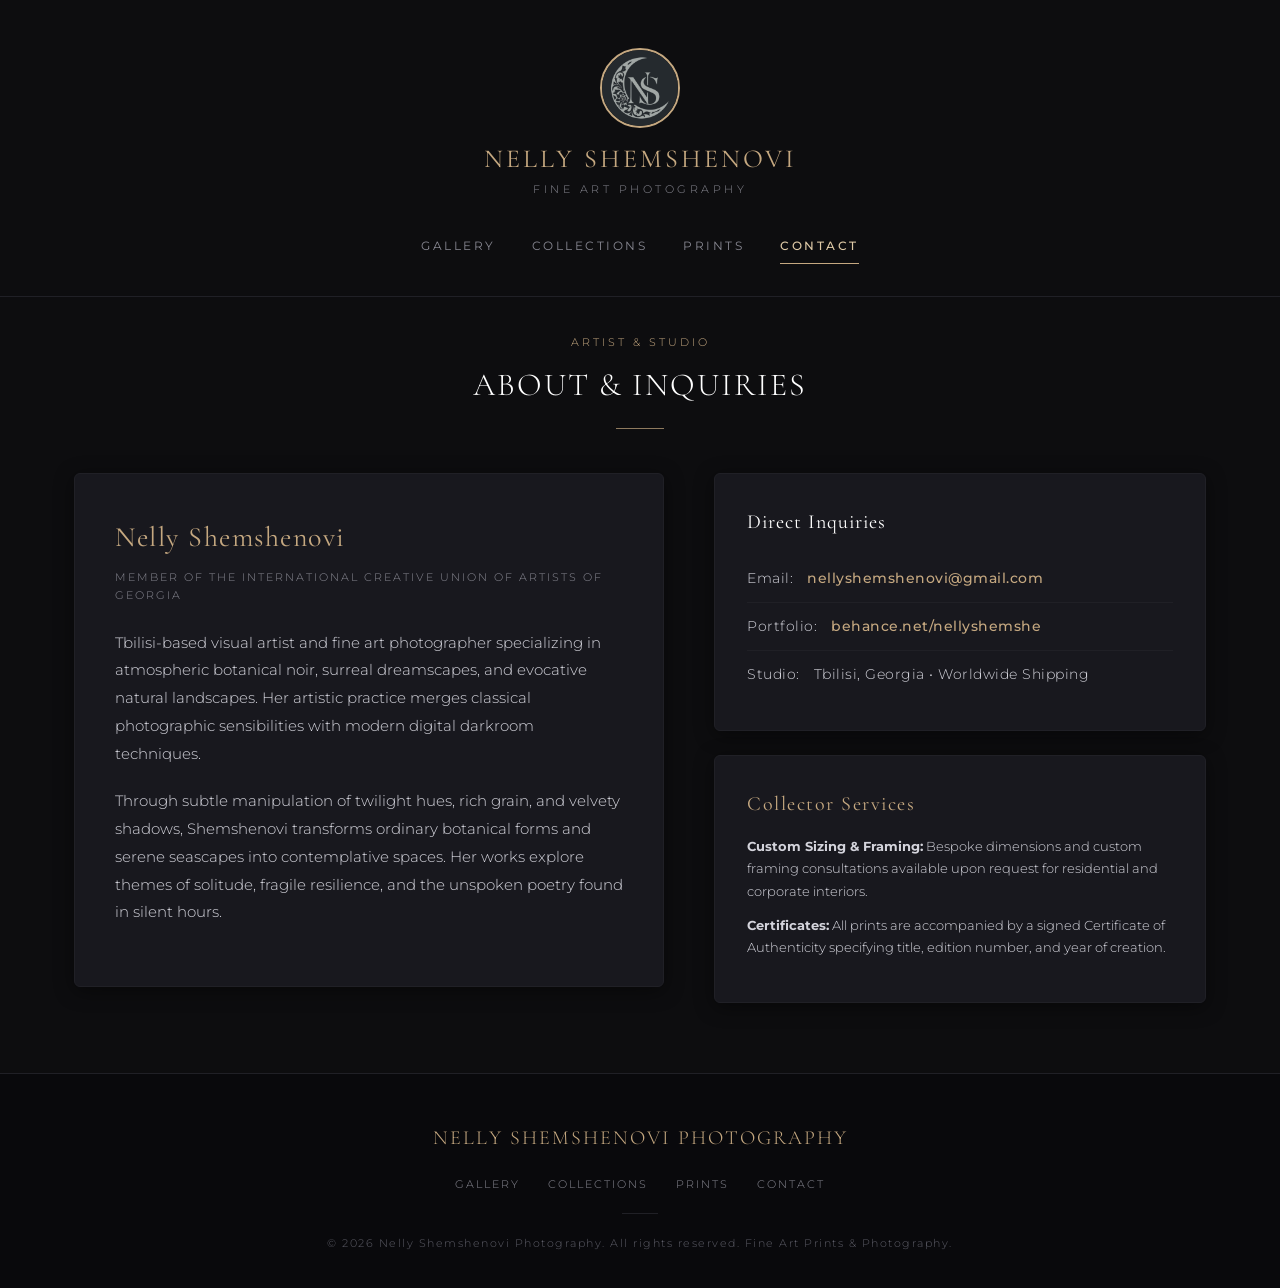
<file: contact.html>
<!DOCTYPE html>
<html lang="en-US">
<head>
    <meta charset="UTF-8">
    <meta name="viewport" content="width=device-width, initial-scale=1.0">
    <title>Contact &amp; About | Nelly Shemshenovi Photography</title>
    <meta name="description" content="Get in touch with Nelly Shemshenovi for fine art print acquisitions, gallery exhibitions, and creative collaborations. Based in Tbilisi, Georgia.">
    <!-- Google tag (gtag.js) -->
<script async src="https://www.googletagmanager.com/gtag/js?id=G-R861KGZXWW"></script>
<script>
  window.dataLayer = window.dataLayer || [];
  function gtag(){dataLayer.push(arguments);}
  gtag('js', new Date());

  gtag('config', 'G-R861KGZXWW');
</script>
    <link rel="preconnect" href="https://fonts.googleapis.com">
    <link rel="preconnect" href="https://fonts.gstatic.com" crossorigin>
    <link rel="stylesheet" href="style.css">
     <link rel="icon" type="image/jpeg" href="logo.jpg">
</head>
<body>

    <header class="site-header">
        <a href="index.html" class="brand-wrapper">
            <img src="logo.jpg" alt="Nelly Shemshenovi Logo" class="logo-img">
            <h1 class="site-title">Nelly Shemshenovi</h1>
            <span class="site-tagline">Fine Art Photography</span>
        </a>
        <nav class="main-nav">
            <a href="index.html">Gallery</a>
            <a href="collections.html">Collections</a>
            <a href="prints.html">Prints</a>
            <a href="contact.html" class="active">Contact</a>
        </nav>
    </header>

    <main>
        <div class="gallery-container" style="margin-bottom: 20px;">
            <div class="section-header">
                <span class="section-tag">Artist &amp; Studio</span>
                <h2 class="section-title">About &amp; Inquiries</h2>
                <div class="divider-gold"></div>
            </div>
        </div>

        <div class="contact-layout-grid">
            
            <!-- Left: Artist Bio & Vision -->
            <div class="artist-bio-card">
                <h2>Nelly Shemshenovi</h2>
                <span class="artist-credential-badge">Member of the International Creative Union of Artists of Georgia</span>
                
                <p class="artist-bio-text">
                    Tbilisi-based visual artist and fine art photographer specializing in atmospheric botanical noir, surreal dreamscapes, and evocative natural landscapes. Her artistic practice merges classical photographic sensibilities with modern digital darkroom techniques.
                </p>
                <p class="artist-bio-text">
                    Through subtle manipulation of twilight hues, rich grain, and velvety shadows, Shemshenovi transforms ordinary botanical forms and serene seascapes into contemplative spaces. Her works explore themes of solitude, fragile resilience, and the unspoken poetry found in silent hours.
                </p>
               
            </div>

            <!-- Right: Contact Methods & Print Inquiries -->
            <div class="contact-methods-box">
                <div class="contact-info-card">
                    <h3>Direct Inquiries</h3>
                    
                    <div class="contact-link-item">
                        <span>Email:</span>
                        <a href="mailto:nellyshemshenovi@gmail.com">nellyshemshenovi@gmail.com</a>
                    </div>
                    
                    <div class="contact-link-item">
                        <span>Portfolio:</span>
                        <a href="https://www.behance.net/nellyshemshe" target="_blank" rel="noopener noreferrer">behance.net/nellyshemshe</a>
                    </div>

                    <div class="contact-link-item">
                        <span>Studio:</span>
                        <span>Tbilisi, Georgia &bull; Worldwide Shipping</span>
                    </div>
                </div>

                <div class="acquisition-box">
                    <h3>Collector Services</h3>
                    <p>
                        <strong>Custom Sizing &amp; Framing:</strong> Bespoke dimensions and custom framing consultations available upon request for residential and corporate interiors.
                    </p>
                    <p>
                        <strong>Certificates:</strong> All prints are accompanied by a signed Certificate of Authenticity specifying title, edition number, and year of creation.
                    </p>
                   
                </div>
            </div>

        </div>
    </main>

    <footer class="site-footer">
        <div class="footer-content">
            <span class="footer-brand">Nelly Shemshenovi Photography</span>
            <div class="footer-nav">
                <a href="index.html">Gallery</a>
                <a href="collections.html">Collections</a>
                <a href="prints.html">Prints</a>
                <a href="contact.html">Contact</a>
            </div>
            <div class="footer-divider"></div>
            <p class="footer-copy">&copy; 2026 Nelly Shemshenovi Photography. All rights reserved. Fine Art Prints &amp; Photography.</p>
        </div>
    </footer>

</body>
</html>
</file>
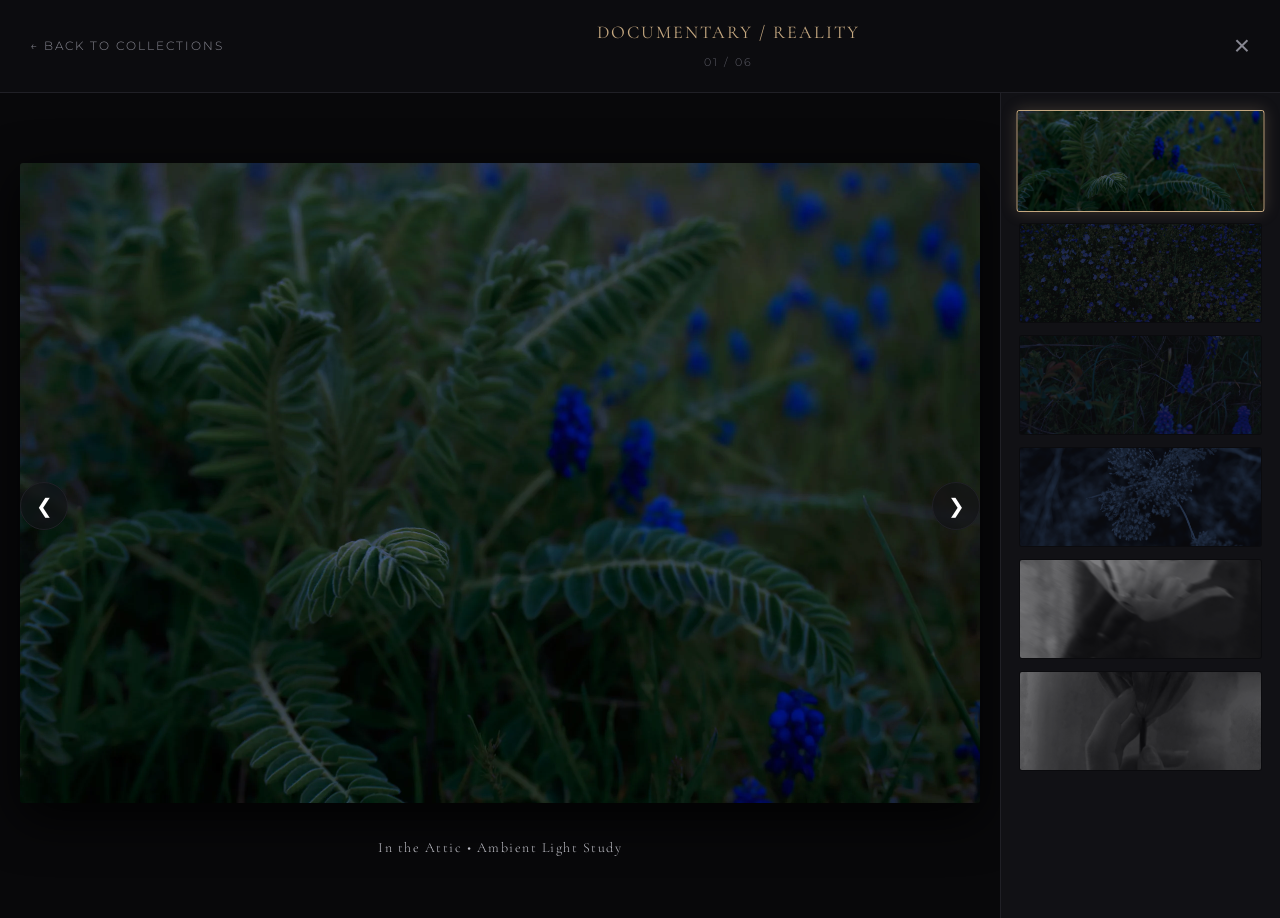
<file: documentary.html>
<!DOCTYPE html>
<html lang="en-US">
<head>
    <meta charset="UTF-8">
    <meta name="viewport" content="width=device-width, initial-scale=1.0">
    <title>Documentary / Reality | Nelly Shemshenovi Photography</title>
    <meta name="description" content="Documentary & Reality series by Nelly Shemshenovi. Atmospheric stillness and raw narrative moments.">
    <!-- Google tag (gtag.js) -->
<script async src="https://www.googletagmanager.com/gtag/js?id=G-R861KGZXWW"></script>
<script>
  window.dataLayer = window.dataLayer || [];
  function gtag(){dataLayer.push(arguments);}
  gtag('js', new Date());

  gtag('config', 'G-R861KGZXWW');
</script>
    <link rel="preconnect" href="https://fonts.googleapis.com">
    <link rel="preconnect" href="https://fonts.gstatic.com" crossorigin>
    <link rel="stylesheet" href="style.css">
    <link rel="icon" type="image/jpeg" href="logo.jpg">
</head>
<body class="viewer-page">

    <!-- Top Navigation Bar -->
    <header class="viewer-header-bar">
        <a href="collections.html" class="viewer-back-link">&larr; Back to Collections</a>
        <div class="viewer-title-group">
            <h2>Documentary / Reality</h2>
            <span class="viewer-counter" id="viewer-counter">01 / 06</span>
        </div>
        <button class="viewer-close-btn" onclick="window.location.href='collections.html'" title="Close Viewer">&times;</button>
    </header>

    <!-- Main Cinematic Viewer -->
    <div class="viewer-main-container">
        
        <!-- Center Stage for Large Image -->
        <main class="viewer-stage">
            <button class="viewer-nav-btn viewer-nav-prev" onclick="changeSlide(-1)" aria-label="Previous Image">&#10094;</button>
            
            <div class="viewer-stage-img-wrap">
                <img id="main-image" class="viewer-main-img" src="" alt="">
            </div>
            
            <div id="image-caption" class="viewer-caption">Documentary Still</div>

            <button class="viewer-nav-btn viewer-nav-next" onclick="changeSlide(1)" aria-label="Next Image">&#10095;</button>
        </main>

        <!-- Thumbnails Sidebar (adapts to bottom carousel on mobile) -->
        <aside class="viewer-thumbnails-panel" id="sidebar-thumbnails">
            <!-- Thumbnails injected via JS -->
        </aside>

    </div>

    <script>
        const images = [
            { src: "images/painting16.webp", title: "In the Attic &bull; Ambient Light Study" },
            { src: "images/painting5.webp", title: "A Lamp in the Blue &bull; Nocturnal Chamber" },
            { src: "images/painting18.webp", title: "Quiet Architecture &bull; Solitary Structure" },
            { src: "images/painting6.webp", title: "Indigo Contemplation &bull; Silent Moment" },
            { src: "images/painting13.webp", title: "The Fragile Hold &bull; Human Intimacy" },
            { src: "images/painting14.webp", title: "Vintage Dream &bull; Monochrome Memory" }
        ];

        let currentIndex = 0;

        const mainImage = document.getElementById("main-image");
        const imageCaption = document.getElementById("image-caption");
        const viewerCounter = document.getElementById("viewer-counter");
        const sidebarThumbnails = document.getElementById("sidebar-thumbnails");

        function initLightbox() {
            sidebarThumbnails.innerHTML = "";
            images.forEach((img, index) => {
                const thumb = document.createElement("div");
                thumb.className = `viewer-thumb ${index === currentIndex ? 'active' : ''}`;
                thumb.innerHTML = `<img src="${img.src}" alt="${img.title}" loading="lazy">`;
                thumb.onclick = () => {
                    currentIndex = index;
                    updateLightbox();
                };
                sidebarThumbnails.appendChild(thumb);
            });
            updateLightbox();
        }

        function updateLightbox() {
            mainImage.style.opacity = '0.3';
            setTimeout(() => {
                mainImage.src = images[currentIndex].src;
                imageCaption.innerHTML = images[currentIndex].title;
                const paddedIndex = String(currentIndex + 1).padStart(2, '0');
                const paddedTotal = String(images.length).padStart(2, '0');
                viewerCounter.innerText = `${paddedIndex} / ${paddedTotal}`;
                mainImage.style.opacity = '1';
            }, 120);

            const thumbs = sidebarThumbnails.children;
            for (let i = 0; i < thumbs.length; i++) {
                if (i === currentIndex) {
                    thumbs[i].classList.add("active");
                    thumbs[i].scrollIntoView({ behavior: 'smooth', block: 'nearest', inline: 'center' });
                } else {
                    thumbs[i].classList.remove("active");
                }
            }
        }

        function changeSlide(direction) {
            currentIndex += direction;
            if (currentIndex < 0) {
                currentIndex = images.length - 1;
            } else if (currentIndex >= images.length) {
                currentIndex = 0;
            }
            updateLightbox();
        }

        // Keyboard navigation
        document.addEventListener("keydown", (e) => {
            if (e.key === "ArrowLeft") changeSlide(-1);
            if (e.key === "ArrowRight") changeSlide(1);
            if (e.key === "Escape") window.location.href = 'collections.html';
        });

        // Touch Swipe Navigation for Mobile
        let touchStartX = 0;
        let touchEndX = 0;

        document.querySelector('.viewer-stage').addEventListener('touchstart', (e) => {
            touchStartX = e.changedTouches[0].screenX;
        }, { passive: true });

        document.querySelector('.viewer-stage').addEventListener('touchend', (e) => {
            touchEndX = e.changedTouches[0].screenX;
            if (touchStartX - touchEndX > 50) {
                changeSlide(1);
            } else if (touchEndX - touchStartX > 50) {
                changeSlide(-1);
            }
        }, { passive: true });

        window.onload = initLightbox;
    </script>
</body>
</html>
</file>
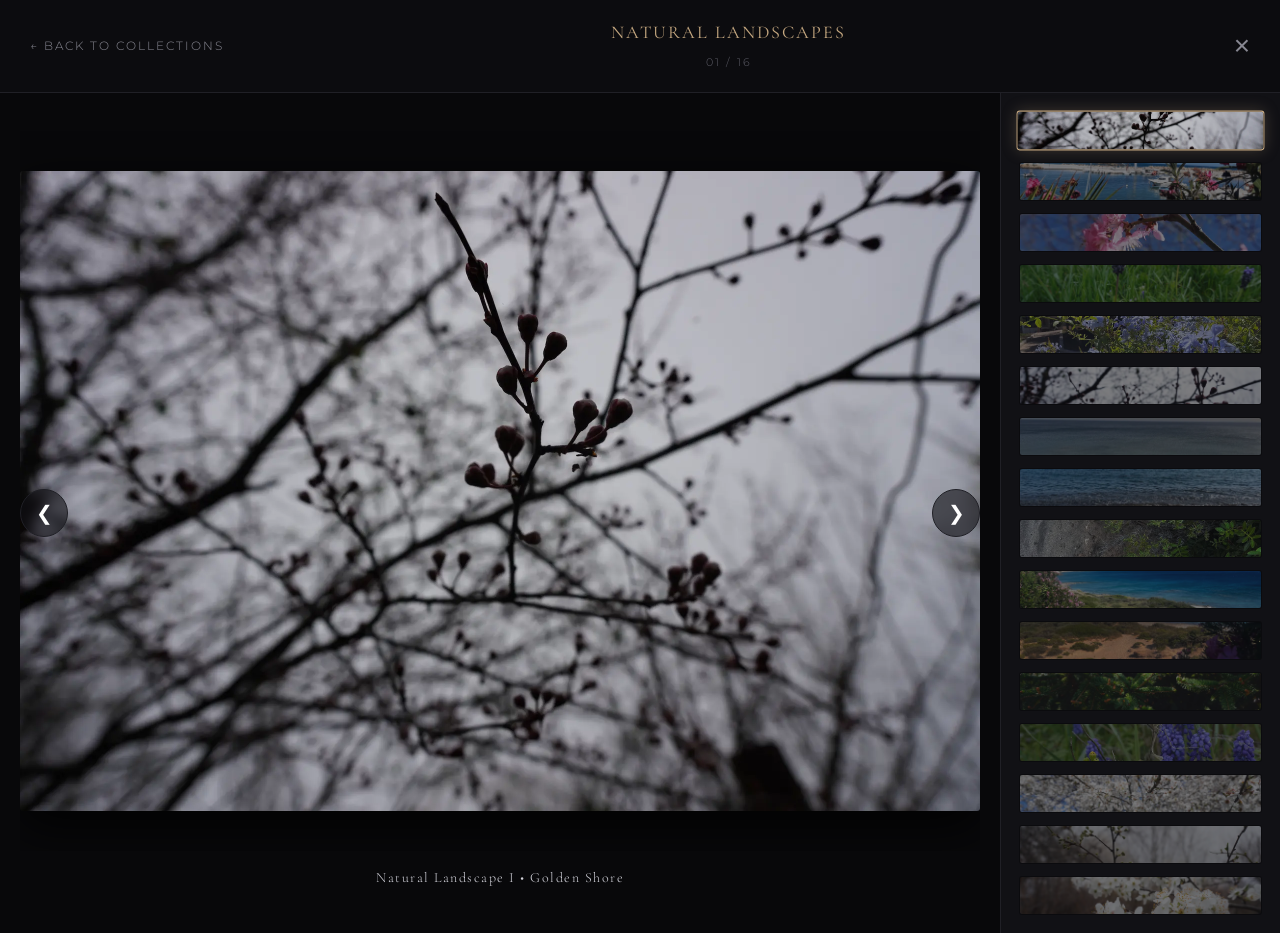
<file: landscapes.html>
<!DOCTYPE html>
<html lang="en-US">
<head>
    <meta charset="UTF-8">
    <meta name="viewport" content="width=device-width, initial-scale=1.0">
    <title>Natural Landscapes | Nelly Shemshenovi Photography</title>
    <meta name="description" content="Natural Landscapes collection by Nelly Shemshenovi. Silent coastal shorelines and expansive horizons.">
    <!-- Google tag (gtag.js) -->
<script async src="https://www.googletagmanager.com/gtag/js?id=G-R861KGZXWW"></script>
<script>
  window.dataLayer = window.dataLayer || [];
  function gtag(){dataLayer.push(arguments);}
  gtag('js', new Date());

  gtag('config', 'G-R861KGZXWW');
</script>
    <link rel="preconnect" href="https://fonts.googleapis.com">
    <link rel="preconnect" href="https://fonts.gstatic.com" crossorigin>
    <link rel="stylesheet" href="style.css">
    <link rel="icon" type="image/jpeg" href="logo.jpg">
    <style>
        .viewer-main-container {
            height: calc(100vh - 60px);
            overflow: hidden;
        }
        .viewer-stage {
            flex: 1;
            display: flex;
            flex-direction: column;
            align-items: center;
            justify-content: center;
            overflow: hidden;
            height: 100%;
            position: relative;
        }
        .viewer-stage-img-wrap {
            flex: 1;
            display: flex;
            align-items: center;
            justify-content: center;
            width: 100%;
            overflow: hidden;
            max-height: calc(100vh - 180px);
        }
        .viewer-main-img {
            max-width: 100%;
            max-height: 100%;
            object-fit: contain;
            display: block;
        }
    </style>
</head>
<body class="viewer-page">

    <!-- Top Navigation Bar -->
    <header class="viewer-header-bar">
        <a href="collections.html" class="viewer-back-link">&larr; Back to Collections</a>
        <div class="viewer-title-group">
            <h2>Natural Landscapes</h2>
            <span class="viewer-counter" id="viewer-counter">01 / 16</span>
        </div>
        <button class="viewer-close-btn" onclick="window.location.href='collections.html'" title="Close Viewer">&times;</button>
    </header>

    <!-- Main Cinematic Viewer -->
    <div class="viewer-main-container">
        
        <!-- Center Stage for Large Image -->
        <main class="viewer-stage">
            <button class="viewer-nav-btn viewer-nav-prev" onclick="changeSlide(-1)" aria-label="Previous Image">&#10094;</button>
            
           <div class="viewer-stage-img-wrap">
    <img id="main-image" class="viewer-main-img" src="" alt="">
         </div>
            
            <div id="image-caption" class="viewer-caption">Landscape View</div>

            <button class="viewer-nav-btn viewer-nav-next" onclick="changeSlide(1)" aria-label="Next Image">&#10095;</button>
        </main>

        <!-- Thumbnails Sidebar (adapts to bottom carousel on mobile) -->
        <aside class="viewer-thumbnails-panel" id="sidebar-thumbnails">
            <!-- Thumbnails injected via JS -->
        </aside>

    </div>

    <script>
        const images = [
            { src: "nature-images/L1.webp", title: "Natural Landscape I &bull; Golden Shore" },
            { src: "nature-images/L2.webp", title: "Natural Landscape II &bull; Coastal Solitude" },
            { src: "nature-images/L3.webp", title: "Natural Landscape III &bull; Ethereal Waters" },
            { src: "nature-images/L4.webp", title: "Natural Landscape IV &bull; Whispering Waves" },
            { src: "nature-images/L5.webp", title: "Natural Landscape V &bull; Distant Horizon" },
            { src: "nature-images/L6.webp", title: "Natural Landscape VI &bull; Rocky Shoreline" },
            { src: "nature-images/L7.webp", title: "Natural Landscape VII &bull; Tidal Drift" },
            { src: "nature-images/L8.webp", title: "Natural Landscape VIII &bull; Twilight Ocean" },
            { src: "nature-images/L9.webp", title: "Natural Landscape IX &bull; Coastal Grasses" },
            { src: "nature-images/L10.webp", title: "Natural Landscape X &bull; Silent Coast" },
            { src: "nature-images/L11.webp", title: "Natural Landscape XI &bull; Ocean Mist" },
            { src: "nature-images/L12.webp", title: "Natural Landscape XII &bull; Horizon Radiance" },
            { src: "nature-images/L13.webp", title: "Natural Landscape XIII &bull; Still Waters" },
            { src: "nature-images/L14.webp", title: "Natural Landscape XIV &bull; Serene Horizon" },
            { src: "nature-images/L15.webp", title: "Natural Landscape XV &bull; Fading Daylight" },
            { src: "nature-images/L16.webp", title: "Natural Landscape XVI &bull; Marine Vastness" }
        ];

        let currentIndex = 0;

        const mainImage = document.getElementById("main-image");
        const imageCaption = document.getElementById("image-caption");
        const viewerCounter = document.getElementById("viewer-counter");
        const sidebarThumbnails = document.getElementById("sidebar-thumbnails");

        function initLightbox() {
            sidebarThumbnails.innerHTML = "";
            images.forEach((img, index) => {
                const thumb = document.createElement("div");
                thumb.className = `viewer-thumb ${index === currentIndex ? 'active' : ''}`;
                thumb.innerHTML = `<img src="${img.src}" alt="${img.title}" loading="lazy">`;
                thumb.onclick = () => {
                    currentIndex = index;
                    updateLightbox();
                };
                sidebarThumbnails.appendChild(thumb);
            });
            updateLightbox();
        }

        function updateLightbox() {
            mainImage.style.opacity = '0.3';
            setTimeout(() => {
                mainImage.src = images[currentIndex].src;
                imageCaption.innerHTML = images[currentIndex].title;
                const paddedIndex = String(currentIndex + 1).padStart(2, '0');
                const paddedTotal = String(images.length).padStart(2, '0');
                viewerCounter.innerText = `${paddedIndex} / ${paddedTotal}`;
                mainImage.style.opacity = '1';
            }, 120);

            const thumbs = sidebarThumbnails.children;
            for (let i = 0; i < thumbs.length; i++) {
                if (i === currentIndex) {
                    thumbs[i].classList.add("active");
                    thumbs[i].scrollIntoView({ behavior: 'smooth', block: 'nearest', inline: 'center' });
                } else {
                    thumbs[i].classList.remove("active");
                }
            }
        }

        function changeSlide(direction) {
            currentIndex += direction;
            if (currentIndex < 0) {
                currentIndex = images.length - 1;
            } else if (currentIndex >= images.length) {
                currentIndex = 0;
            }
            updateLightbox();
        }

        // Keyboard navigation
        document.addEventListener("keydown", (e) => {
            if (e.key === "ArrowLeft") changeSlide(-1);
            if (e.key === "ArrowRight") changeSlide(1);
            if (e.key === "Escape") window.location.href = 'collections.html';
        });

        // Touch Swipe Navigation for Mobile
        let touchStartX = 0;
        let touchEndX = 0;

        document.querySelector('.viewer-stage').addEventListener('touchstart', (e) => {
            touchStartX = e.changedTouches[0].screenX;
        }, { passive: true });

        document.querySelector('.viewer-stage').addEventListener('touchend', (e) => {
            touchEndX = e.changedTouches[0].screenX;
            if (touchStartX - touchEndX > 50) {
                changeSlide(1); // Swipe left -> next
            } else if (touchEndX - touchStartX > 50) {
                changeSlide(-1); // Swipe right -> prev
            }
        }, { passive: true });

        window.onload = initLightbox;
    </script>
</body>
</html>
</file>
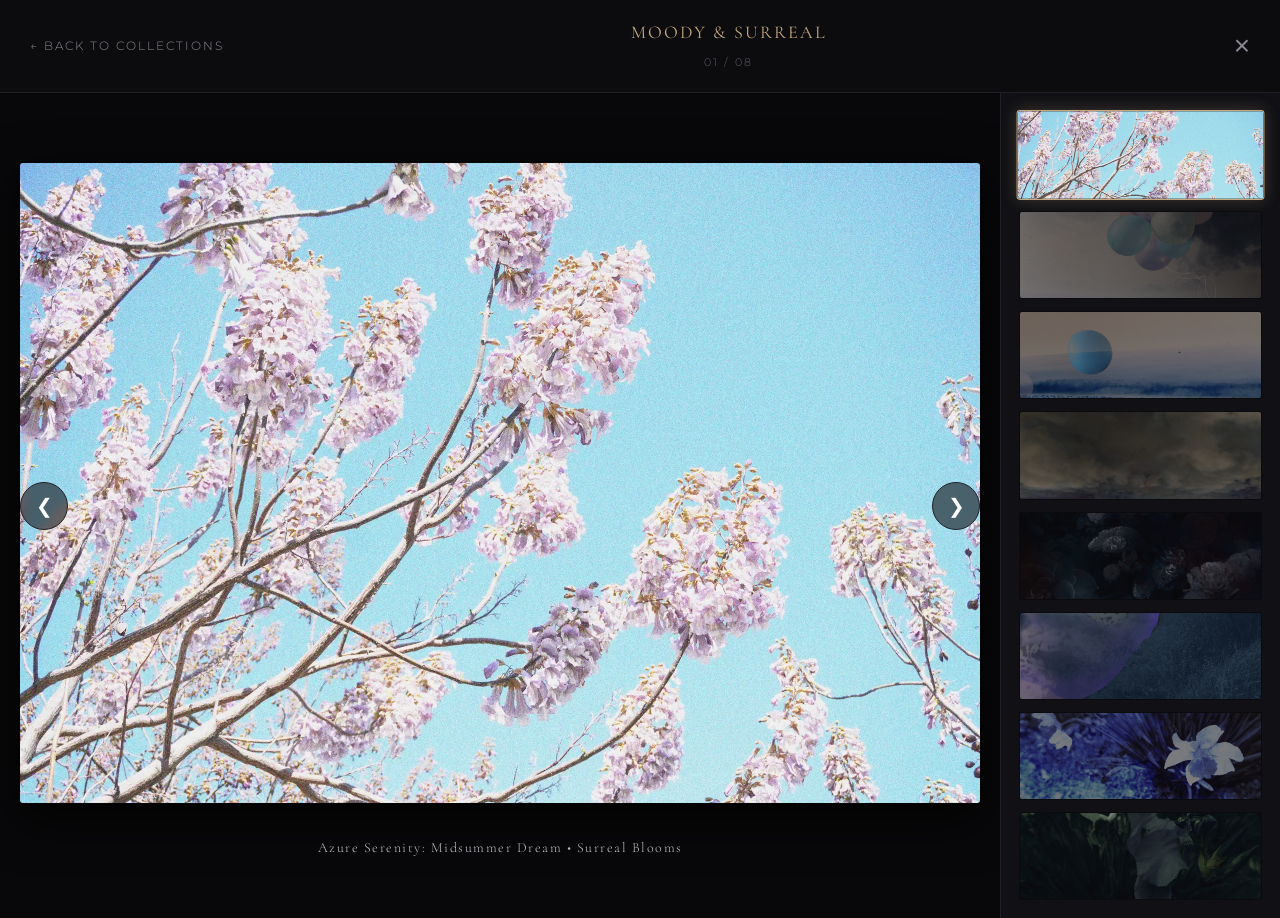
<file: moody.html>
<!DOCTYPE html>
<html lang="en-US">
<head>
    <meta charset="UTF-8">
    <meta name="viewport" content="width=device-width, initial-scale=1.0">
    <title>Moody &amp; Surreal | Nelly Shemshenovi Photography</title>
    <meta name="description" content="Moody & Surreal collection by Nelly Shemshenovi. Ethereal nocturnal dreamscapes and surreal botanical compositions.">
    <!-- Google tag (gtag.js) -->
<script async src="https://www.googletagmanager.com/gtag/js?id=G-R861KGZXWW"></script>
<script>
  window.dataLayer = window.dataLayer || [];
  function gtag(){dataLayer.push(arguments);}
  gtag('js', new Date());

  gtag('config', 'G-R861KGZXWW');
</script>
    <link rel="preconnect" href="https://fonts.googleapis.com">
    <link rel="preconnect" href="https://fonts.gstatic.com" crossorigin>
    <link rel="stylesheet" href="style.css">
    <link rel="icon" type="image/jpeg" href="logo.jpg">
</head>
<body class="viewer-page">

    <!-- Top Navigation Bar -->
    <header class="viewer-header-bar">
        <a href="collections.html" class="viewer-back-link">&larr; Back to Collections</a>
        <div class="viewer-title-group">
            <h2>Moody &amp; Surreal</h2>
            <span class="viewer-counter" id="viewer-counter">01 / 08</span>
        </div>
        <button class="viewer-close-btn" onclick="window.location.href='collections.html'" title="Close Viewer">&times;</button>
    </header>

    <!-- Main Cinematic Viewer -->
    <div class="viewer-main-container">
        
        <!-- Center Stage for Large Image -->
        <main class="viewer-stage">
            <button class="viewer-nav-btn viewer-nav-prev" onclick="changeSlide(-1)" aria-label="Previous Image">&#10094;</button>
            
            <div class="viewer-stage-img-wrap">
                <img id="main-image" class="viewer-main-img" src="" alt="">
            </div>
            
            <div id="image-caption" class="viewer-caption">Moody &amp; Surreal Still</div>

            <button class="viewer-nav-btn viewer-nav-next" onclick="changeSlide(1)" aria-label="Next Image">&#10095;</button>
        </main>

        <!-- Thumbnails Sidebar (adapts to bottom carousel on mobile) -->
        <aside class="viewer-thumbnails-panel" id="sidebar-thumbnails">
            <!-- Thumbnails injected via JS -->
        </aside>

    </div>

    <script>
        const images = [
            { src: "images/painting25.webp", title: "Azure Serenity: Midsummer Dream &bull; Surreal Blooms" },
            { src: "images/painting1.webp", title: "Dreams in Pastel Blue &bull; Floating Atmosphere" },
            { src: "images/painting2.webp", title: "Blue Abyssal &bull; Conceptual Horizon" },
            { src: "images/painting3.webp", title: "Gloom &amp; Glare &bull; Approaching Storm" },
            { src: "images/painting17.webp", title: "Midnight Blooms &bull; Study in Shadows" },
            { src: "images/painting10.webp", title: "Violet Reflections &bull; Celestial Mysticism" },
            { src: "images/painting20.webp", title: "Gothic Botanical &bull; Twilight Manipulation" },
            { src: "images/painting31.webp", title: "Nocturnal Iris &bull; Cinematic Shadows" }
        ];

        let currentIndex = 0;

        const mainImage = document.getElementById("main-image");
        const imageCaption = document.getElementById("image-caption");
        const viewerCounter = document.getElementById("viewer-counter");
        const sidebarThumbnails = document.getElementById("sidebar-thumbnails");

        function initLightbox() {
            sidebarThumbnails.innerHTML = "";
            images.forEach((img, index) => {
                const thumb = document.createElement("div");
                thumb.className = `viewer-thumb ${index === currentIndex ? 'active' : ''}`;
                thumb.innerHTML = `<img src="${img.src}" alt="${img.title}" loading="lazy">`;
                thumb.onclick = () => {
                    currentIndex = index;
                    updateLightbox();
                };
                sidebarThumbnails.appendChild(thumb);
            });
            updateLightbox();
        }

        function updateLightbox() {
            mainImage.style.opacity = '0.3';
            setTimeout(() => {
                mainImage.src = images[currentIndex].src;
                imageCaption.innerHTML = images[currentIndex].title;
                const paddedIndex = String(currentIndex + 1).padStart(2, '0');
                const paddedTotal = String(images.length).padStart(2, '0');
                viewerCounter.innerText = `${paddedIndex} / ${paddedTotal}`;
                mainImage.style.opacity = '1';
            }, 120);

            const thumbs = sidebarThumbnails.children;
            for (let i = 0; i < thumbs.length; i++) {
                if (i === currentIndex) {
                    thumbs[i].classList.add("active");
                    thumbs[i].scrollIntoView({ behavior: 'smooth', block: 'nearest', inline: 'center' });
                } else {
                    thumbs[i].classList.remove("active");
                }
            }
        }

        function changeSlide(direction) {
            currentIndex += direction;
            if (currentIndex < 0) {
                currentIndex = images.length - 1;
            } else if (currentIndex >= images.length) {
                currentIndex = 0;
            }
            updateLightbox();
        }

        // Keyboard navigation
        document.addEventListener("keydown", (e) => {
            if (e.key === "ArrowLeft") changeSlide(-1);
            if (e.key === "ArrowRight") changeSlide(1);
            if (e.key === "Escape") window.location.href = 'collections.html';
        });

        // Touch Swipe Navigation for Mobile
        let touchStartX = 0;
        let touchEndX = 0;

        document.querySelector('.viewer-stage').addEventListener('touchstart', (e) => {
            touchStartX = e.changedTouches[0].screenX;
        }, { passive: true });

        document.querySelector('.viewer-stage').addEventListener('touchend', (e) => {
            touchEndX = e.changedTouches[0].screenX;
            if (touchStartX - touchEndX > 50) {
                changeSlide(1);
            } else if (touchEndX - touchStartX > 50) {
                changeSlide(-1);
            }
        }, { passive: true });

        window.onload = initLightbox;
    </script>
</body>
</html>
</file>
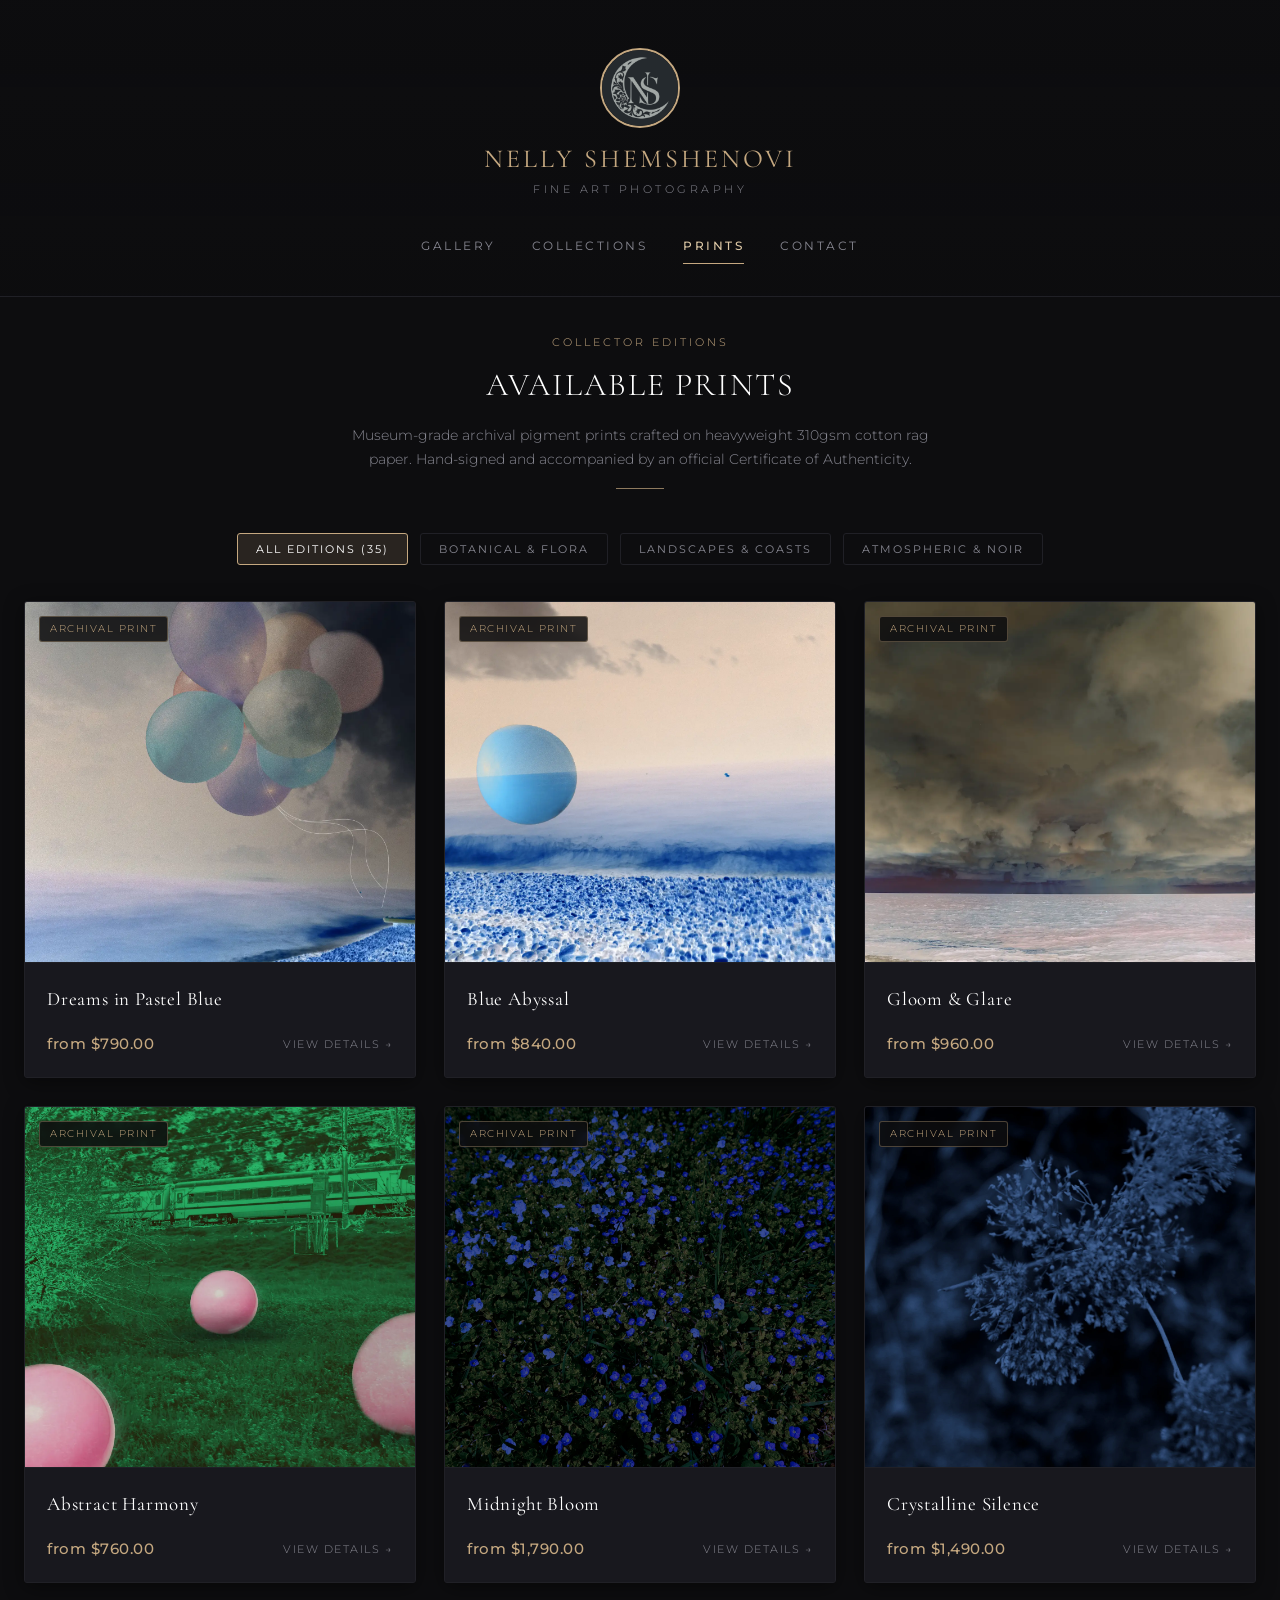
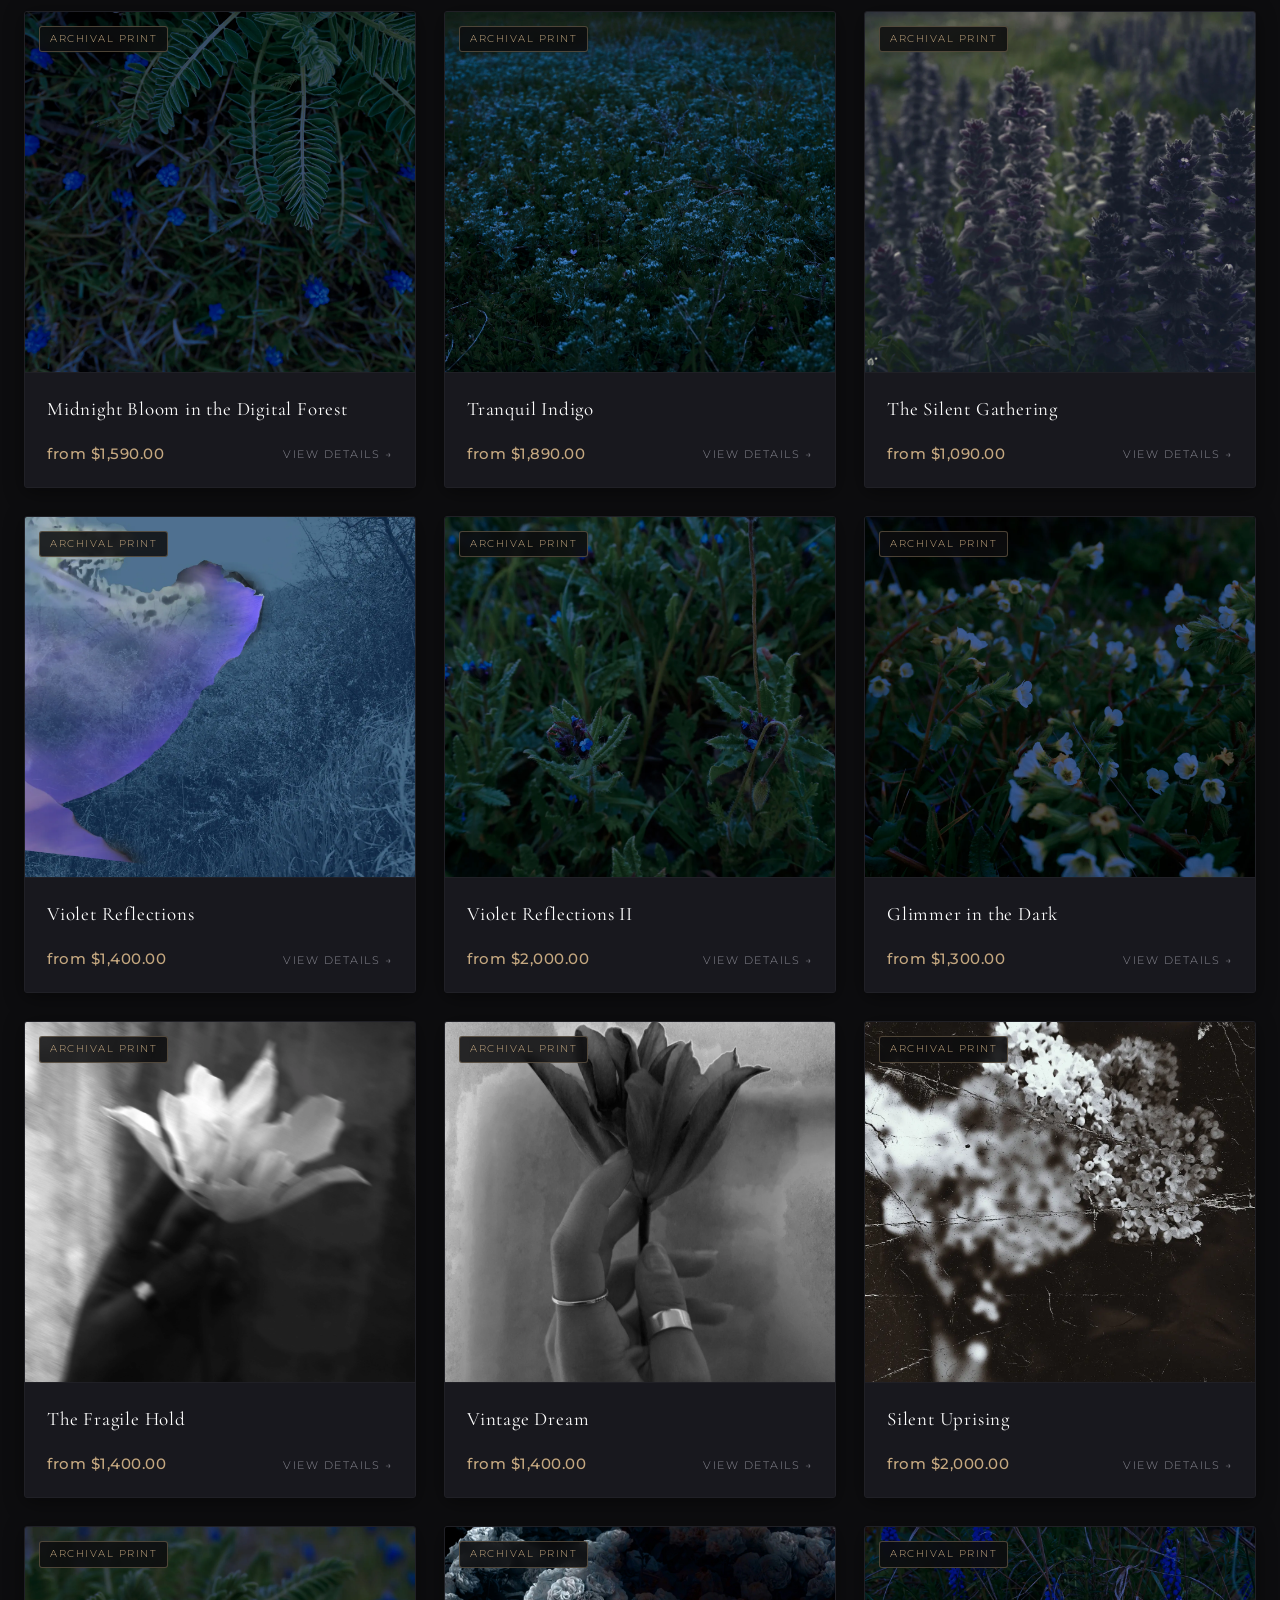
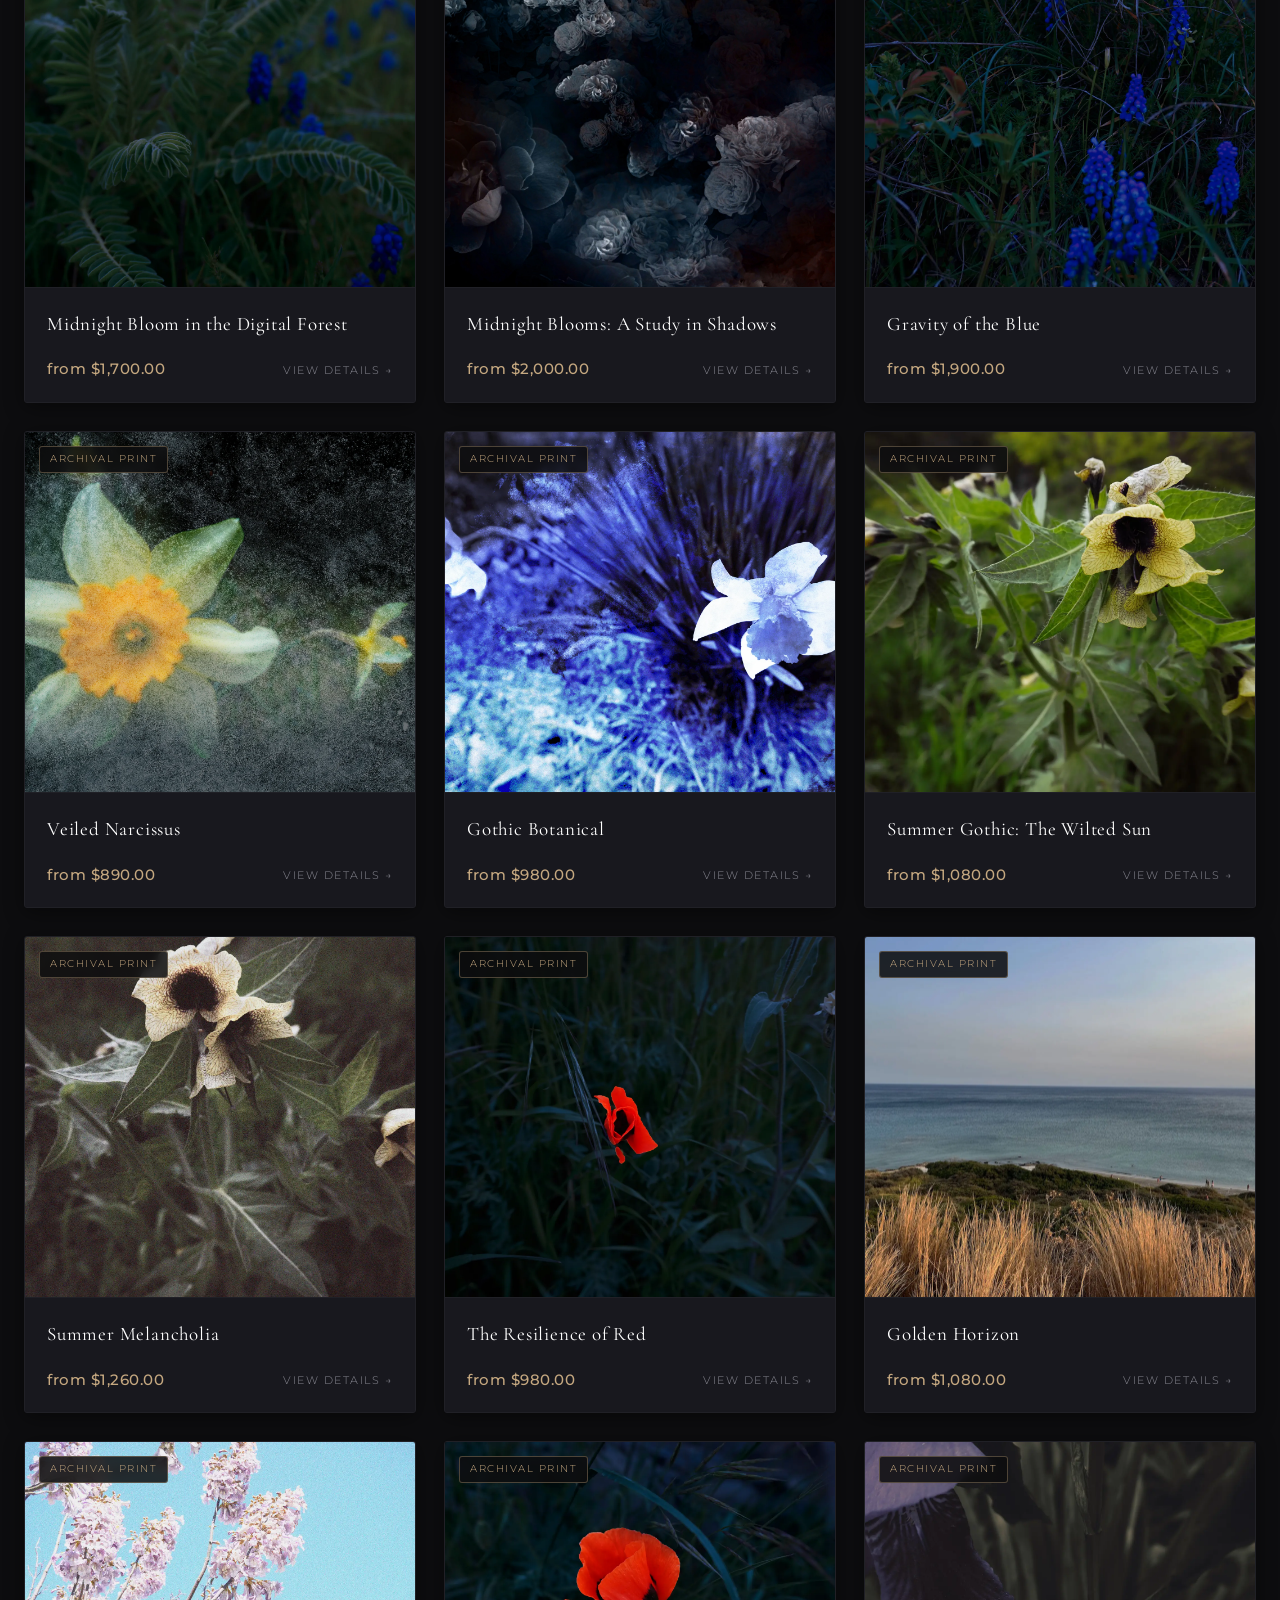
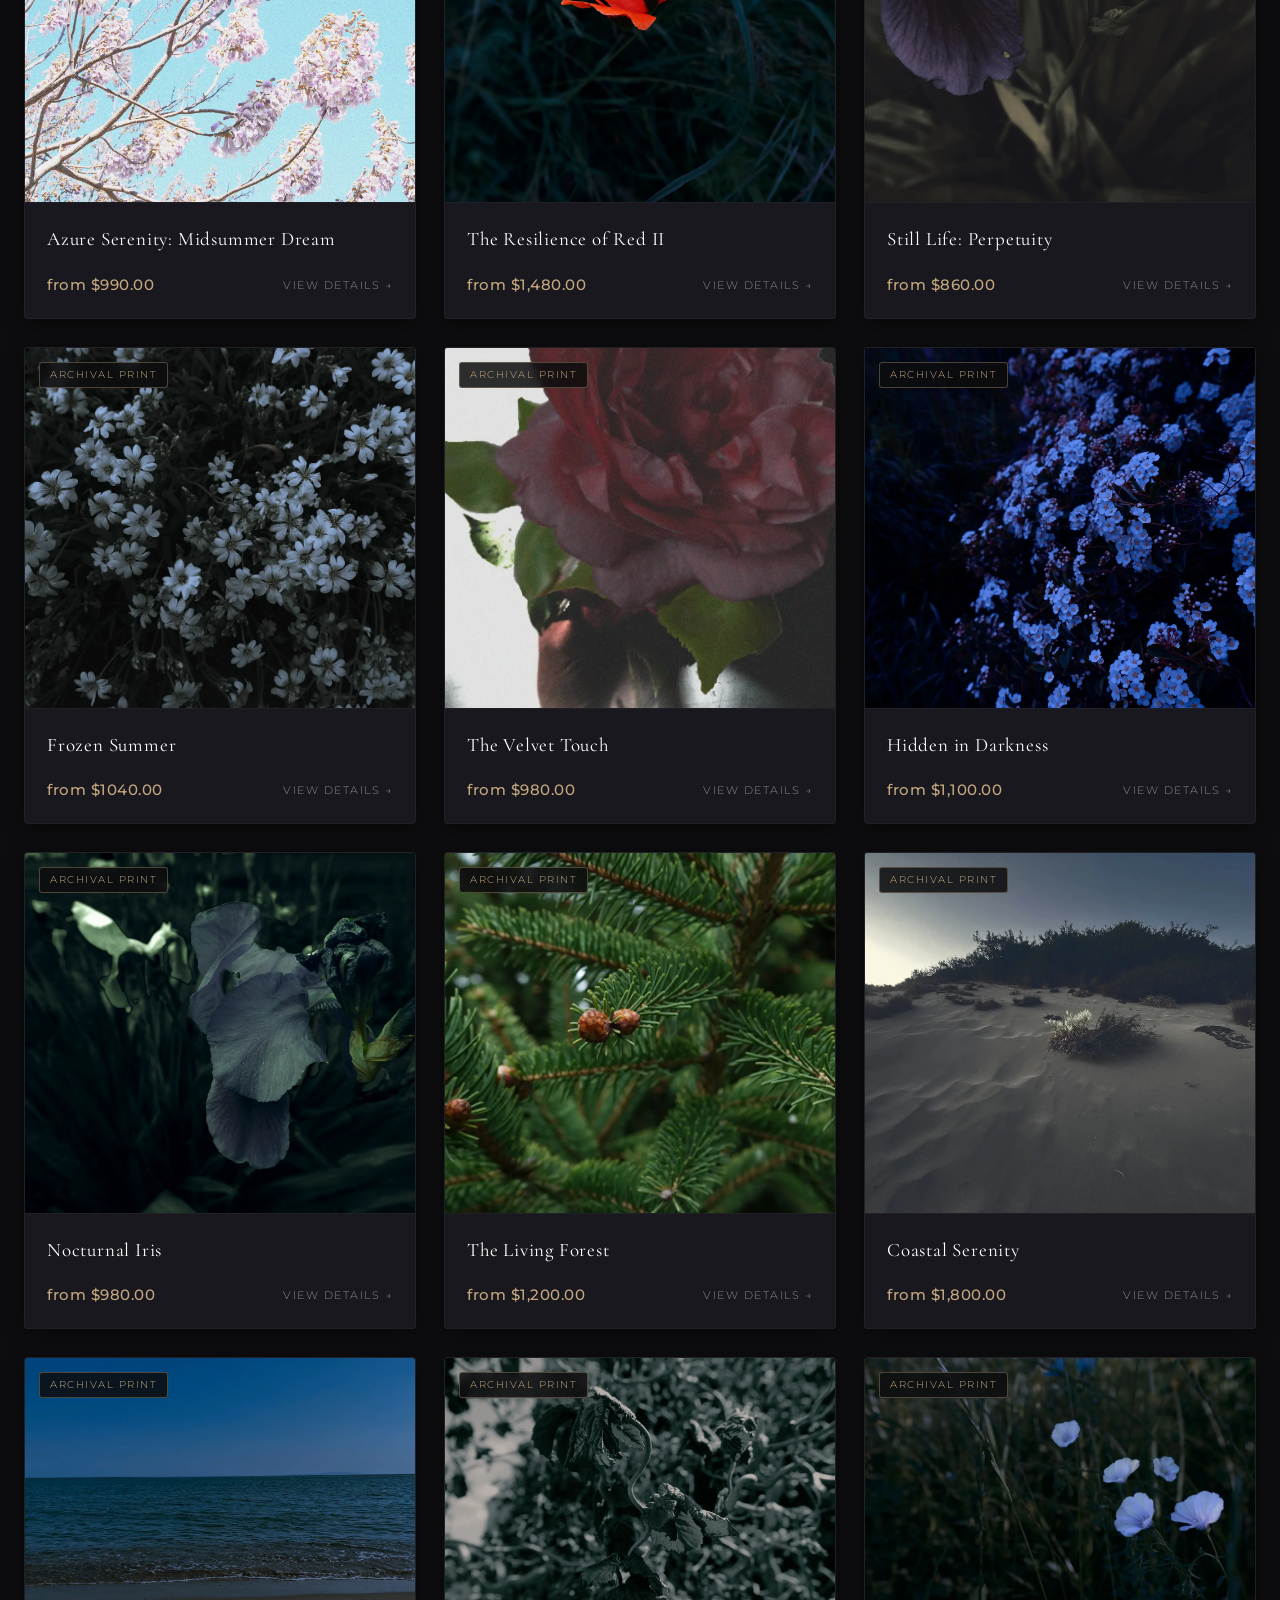
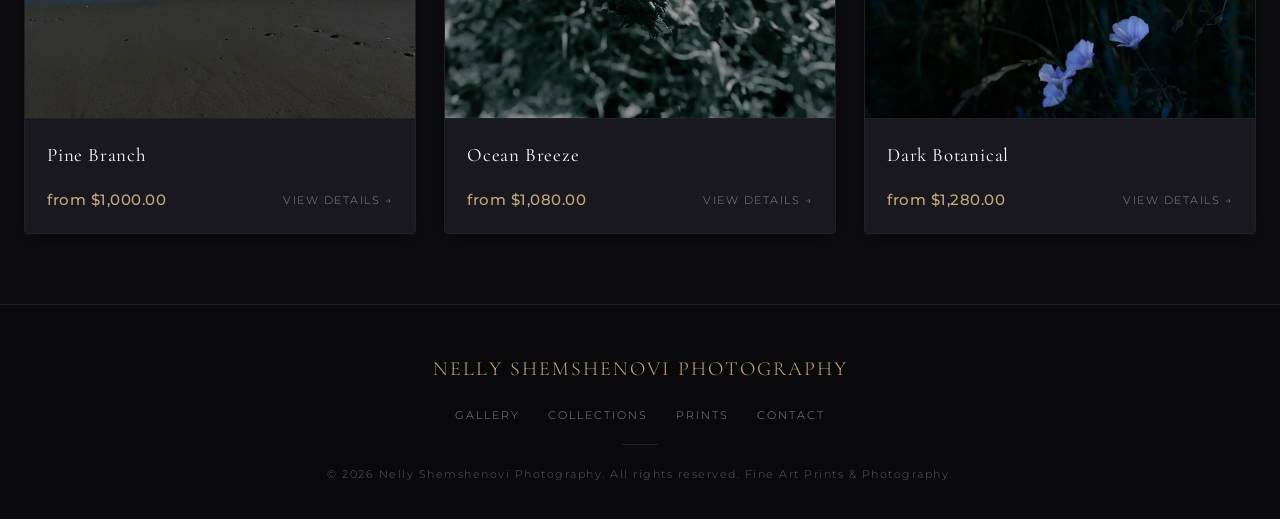
<file: prints.html>
<!DOCTYPE html>
<html lang="en-US">
<head>
    <meta charset="UTF-8">
    <meta name="viewport" content="width=device-width, initial-scale=1.0">
    <title>Available Prints | Nelly Shemshenovi Photography</title>
    <meta name="description" content="Shop museum-grade fine art prints by Nelly Shemshenovi. Archival cotton rag paper, hand-signed with Certificate of Authenticity.">
    <!-- Google tag (gtag.js) -->
<script async src="https://www.googletagmanager.com/gtag/js?id=G-R861KGZXWW"></script>
<script>
  window.dataLayer = window.dataLayer || [];
  function gtag(){dataLayer.push(arguments);}
  gtag('js', new Date());

  gtag('config', 'G-R861KGZXWW');
</script>
    <link rel="preconnect" href="https://fonts.googleapis.com">
    <link rel="preconnect" href="https://fonts.gstatic.com" crossorigin>
    <link rel="stylesheet" href="style.css">
    <link rel="icon" type="image/jpeg" href="logo.jpg">
</head>
<body>

    <header class="site-header">
        <a href="index.html" class="brand-wrapper">
            <img src="logo.jpg" alt="Nelly Shemshenovi Logo" class="logo-img">
            <h1 class="site-title">Nelly Shemshenovi</h1>
            <span class="site-tagline">Fine Art Photography</span>
        </a>
        <nav class="main-nav">
            <a href="index.html">Gallery</a>
            <a href="collections.html">Collections</a>
            <a href="prints.html" class="active">Prints</a>
            <a href="contact.html">Contact</a>
        </nav>
    </header>

    <main class="gallery-container">
        
        <div class="section-header">
            <span class="section-tag">Collector Editions</span>
            <h2 class="section-title">Available Prints</h2>
            <p class="section-desc">Museum-grade archival pigment prints crafted on heavyweight 310gsm cotton rag paper. Hand-signed and accompanied by an official Certificate of Authenticity.</p>
            <div class="divider-gold"></div>
        </div>

        <div class="prints-filter-bar">
            <button class="filter-btn active" onclick="filterPrints('all', this)">All Editions (35)</button>
            <button class="filter-btn" onclick="filterPrints('flora', this)">Botanical &amp; Flora</button>
            <button class="filter-btn" onclick="filterPrints('landscape', this)">Landscapes &amp; Coasts</button>
            <button class="filter-btn" onclick="filterPrints('noir', this)">Atmospheric &amp; Noir</button>
        </div>

        <div class="prints-grid">
            <div class="print-card" data-category="landscape">
                <a href="artwork.html?id=0">
                    <div class="print-image-wrap">
                        <span class="print-badge">Archival Print</span>
                        <img src="images/painting1.webp" alt="Dreams in Pastel Blue" loading="lazy">
                    </div>
                    <div class="print-info">
                        <h3 class="print-title">Dreams in Pastel Blue</h3>
                        <div class="print-meta-row">
                            <span class="print-price">from $790.00</span>
                            <span class="print-view-cta">View Details &rarr;</span>
                        </div>
                    </div>
                </a>
            </div>

            <div class="print-card" data-category="landscape">
                <a href="artwork.html?id=1">
                    <div class="print-image-wrap">
                        <span class="print-badge">Archival Print</span>
                        <img src="images/painting2.webp" alt="Blue Abyssal" loading="lazy">
                    </div>
                    <div class="print-info">
                        <h3 class="print-title">Blue Abyssal</h3>
                        <div class="print-meta-row">
                            <span class="print-price">from $840.00</span>
                            <span class="print-view-cta">View Details &rarr;</span>
                        </div>
                    </div>
                </a>
            </div>

            <div class="print-card" data-category="landscape">
                <a href="artwork.html?id=2">
                    <div class="print-image-wrap">
                        <span class="print-badge">Archival Print</span>
                        <img src="images/painting3.webp" alt="Gloom & Glare" loading="lazy">
                    </div>
                    <div class="print-info">
                        <h3 class="print-title">Gloom &amp; Glare</h3>
                        <div class="print-meta-row">
                            <span class="print-price">from $960.00</span>
                            <span class="print-view-cta">View Details &rarr;</span>
                        </div>
                    </div>
                </a>
            </div>

            <div class="print-card" data-category="flora">
                <a href="artwork.html?id=3">
                    <div class="print-image-wrap">
                        <span class="print-badge">Archival Print</span>
                        <img src="images/painting4.webp" alt="Abstract Harmony" loading="lazy">
                    </div>
                    <div class="print-info">
                        <h3 class="print-title">Abstract Harmony</h3>
                        <div class="print-meta-row">
                            <span class="print-price">from $760.00</span>
                            <span class="print-view-cta">View Details &rarr;</span>
                        </div>
                    </div>
                </a>
            </div>

            <div class="print-card" data-category="flora">
                <a href="artwork.html?id=4">
                    <div class="print-image-wrap">
                        <span class="print-badge">Archival Print</span>
                        <img src="images/painting5.webp" alt="Midnight Bloom" loading="lazy">
                    </div>
                    <div class="print-info">
                        <h3 class="print-title">Midnight Bloom</h3>
                        <div class="print-meta-row">
                            <span class="print-price">from $1,790.00</span>
                            <span class="print-view-cta">View Details &rarr;</span>
                        </div>
                    </div>
                </a>
            </div>

            <div class="print-card" data-category="flora">
                <a href="artwork.html?id=5">
                    <div class="print-image-wrap">
                        <span class="print-badge">Archival Print</span>
                        <img src="images/painting6.webp" alt="Crystalline Silence" loading="lazy">
                    </div>
                    <div class="print-info">
                        <h3 class="print-title">Crystalline Silence</h3>
                        <div class="print-meta-row">
                            <span class="print-price">from $1,490.00</span>
                            <span class="print-view-cta">View Details &rarr;</span>
                        </div>
                    </div>
                </a>
            </div>

            <div class="print-card" data-category="flora">
                <a href="artwork.html?id=6">
                    <div class="print-image-wrap">
                        <span class="print-badge">Archival Print</span>
                        <img src="images/painting7.webp" alt="Midnight Bloom in the Digital Forest" loading="lazy">
                    </div>
                    <div class="print-info">
                        <h3 class="print-title">Midnight Bloom in the Digital Forest</h3>
                        <div class="print-meta-row">
                            <span class="print-price">from $1,590.00</span>
                            <span class="print-view-cta">View Details &rarr;</span>
                        </div>
                    </div>
                </a>
            </div>

            <div class="print-card" data-category="flora">
                <a href="artwork.html?id=7">
                    <div class="print-image-wrap">
                        <span class="print-badge">Archival Print</span>
                        <img src="images/painting8.webp" alt="Tranquil Indigo" loading="lazy">
                    </div>
                    <div class="print-info">
                        <h3 class="print-title">Tranquil Indigo</h3>
                        <div class="print-meta-row">
                            <span class="print-price">from $1,890.00</span>
                            <span class="print-view-cta">View Details &rarr;</span>
                        </div>
                    </div>
                </a>
            </div>

            <div class="print-card" data-category="flora">
                <a href="artwork.html?id=8">
                    <div class="print-image-wrap">
                        <span class="print-badge">Archival Print</span>
                        <img src="images/painting9.webp" alt="The Silent Gathering" loading="lazy">
                    </div>
                    <div class="print-info">
                        <h3 class="print-title">The Silent Gathering</h3>
                        <div class="print-meta-row">
                            <span class="print-price">from $1,090.00</span>
                            <span class="print-view-cta">View Details &rarr;</span>
                        </div>
                    </div>
                </a>
            </div>

            <div class="print-card" data-category="flora">
                <a href="artwork.html?id=9">
                    <div class="print-image-wrap">
                        <span class="print-badge">Archival Print</span>
                        <img src="images/painting10.webp" alt="Violet Reflections" loading="lazy">
                    </div>
                    <div class="print-info">
                        <h3 class="print-title">Violet Reflections</h3>
                        <div class="print-meta-row">
                            <span class="print-price">from $1,400.00</span>
                            <span class="print-view-cta">View Details &rarr;</span>
                        </div>
                    </div>
                </a>
            </div>

            <div class="print-card" data-category="flora">
                <a href="artwork.html?id=10">
                    <div class="print-image-wrap">
                        <span class="print-badge">Archival Print</span>
                        <img src="images/painting11.webp" alt="Violet Reflections II" loading="lazy">
                    </div>
                    <div class="print-info">
                        <h3 class="print-title">Violet Reflections II</h3>
                        <div class="print-meta-row">
                            <span class="print-price">from $2,000.00</span>
                            <span class="print-view-cta">View Details &rarr;</span>
                        </div>
                    </div>
                </a>
            </div>

            <div class="print-card" data-category="noir">
                <a href="artwork.html?id=11">
                    <div class="print-image-wrap">
                        <span class="print-badge">Archival Print</span>
                        <img src="images/painting12.webp" alt="Glimmer in the Dark" loading="lazy">
                    </div>
                    <div class="print-info">
                        <h3 class="print-title">Glimmer in the Dark</h3>
                        <div class="print-meta-row">
                            <span class="print-price">from $1,300.00</span>
                            <span class="print-view-cta">View Details &rarr;</span>
                        </div>
                    </div>
                </a>
            </div>

            <div class="print-card" data-category="noir">
                <a href="artwork.html?id=12">
                    <div class="print-image-wrap">
                        <span class="print-badge">Archival Print</span>
                        <img src="images/painting13.webp" alt="The Fragile Hold" loading="lazy">
                    </div>
                    <div class="print-info">
                        <h3 class="print-title">The Fragile Hold</h3>
                        <div class="print-meta-row">
                            <span class="print-price">from $1,400.00</span>
                            <span class="print-view-cta">View Details &rarr;</span>
                        </div>
                    </div>
                </a>
            </div>

            <div class="print-card" data-category="noir">
                <a href="artwork.html?id=13">
                    <div class="print-image-wrap">
                        <span class="print-badge">Archival Print</span>
                        <img src="images/painting14.webp" alt="Vintage Dream" loading="lazy">
                    </div>
                    <div class="print-info">
                        <h3 class="print-title">Vintage Dream</h3>
                        <div class="print-meta-row">
                            <span class="print-price">from $1,400.00</span>
                            <span class="print-view-cta">View Details &rarr;</span>
                        </div>
                    </div>
                </a>
            </div>

            <div class="print-card" data-category="noir">
                <a href="artwork.html?id=14">
                    <div class="print-image-wrap">
                        <span class="print-badge">Archival Print</span>
                        <img src="images/painting15.webp" alt="Silent Uprising" loading="lazy">
                    </div>
                    <div class="print-info">
                        <h3 class="print-title">Silent Uprising</h3>
                        <div class="print-meta-row">
                            <span class="print-price">from $2,000.00</span>
                            <span class="print-view-cta">View Details &rarr;</span>
                        </div>
                    </div>
                </a>
            </div>

            <div class="print-card" data-category="flora">
                <a href="artwork.html?id=15">
                    <div class="print-image-wrap">
                        <span class="print-badge">Archival Print</span>
                        <img src="images/painting16.webp" alt="Midnight Bloom in the Digital Forest" loading="lazy">
                    </div>
                    <div class="print-info">
                        <h3 class="print-title">Midnight Bloom in the Digital Forest</h3>
                        <div class="print-meta-row">
                            <span class="print-price">from $1,700.00</span>
                            <span class="print-view-cta">View Details &rarr;</span>
                        </div>
                    </div>
                </a>
            </div>

            <div class="print-card" data-category="flora">
                <a href="artwork.html?id=16">
                    <div class="print-image-wrap">
                        <span class="print-badge">Archival Print</span>
                        <img src="images/painting17.webp" alt="Midnight Blooms: A Study in Shadows" loading="lazy">
                    </div>
                    <div class="print-info">
                        <h3 class="print-title">Midnight Blooms: A Study in Shadows</h3>
                        <div class="print-meta-row">
                            <span class="print-price">from $2,000.00</span>
                            <span class="print-view-cta">View Details &rarr;</span>
                        </div>
                    </div>
                </a>
            </div>

            <div class="print-card" data-category="noir">
                <a href="artwork.html?id=17">
                    <div class="print-image-wrap">
                        <span class="print-badge">Archival Print</span>
                        <img src="images/painting18.webp" alt="Gravity of the Blue" loading="lazy">
                    </div>
                    <div class="print-info">
                        <h3 class="print-title">Gravity of the Blue</h3>
                        <div class="print-meta-row">
                            <span class="print-price">from $1,900.00</span>
                            <span class="print-view-cta">View Details &rarr;</span>
                        </div>
                    </div>
                </a>
            </div>

            <div class="print-card" data-category="flora">
                <a href="artwork.html?id=18">
                    <div class="print-image-wrap">
                        <span class="print-badge">Archival Print</span>
                        <img src="images/painting19.webp" alt="Veiled Narcissus" loading="lazy">
                    </div>
                    <div class="print-info">
                        <h3 class="print-title">Veiled Narcissus</h3>
                        <div class="print-meta-row">
                            <span class="print-price">from $890.00</span>
                            <span class="print-view-cta">View Details &rarr;</span>
                        </div>
                    </div>
                </a>
            </div>

            <div class="print-card" data-category="flora">
                <a href="artwork.html?id=19">
                    <div class="print-image-wrap">
                        <span class="print-badge">Archival Print</span>
                        <img src="images/painting20.webp" alt="Gothic Botanical" loading="lazy">
                    </div>
                    <div class="print-info">
                        <h3 class="print-title">Gothic Botanical</h3>
                        <div class="print-meta-row">
                            <span class="print-price">from $980.00</span>
                            <span class="print-view-cta">View Details &rarr;</span>
                        </div>
                    </div>
                </a>
            </div>

            <div class="print-card" data-category="noir">
                <a href="artwork.html?id=20">
                    <div class="print-image-wrap">
                        <span class="print-badge">Archival Print</span>
                        <img src="images/painting21.webp" alt="Summer Gothic: The Wilted Sun" loading="lazy">
                    </div>
                    <div class="print-info">
                        <h3 class="print-title">Summer Gothic: The Wilted Sun</h3>
                        <div class="print-meta-row">
                            <span class="print-price">from $1,080.00</span>
                            <span class="print-view-cta">View Details &rarr;</span>
                        </div>
                    </div>
                </a>
            </div>

            <div class="print-card" data-category="noir">
                <a href="artwork.html?id=21">
                    <div class="print-image-wrap">
                        <span class="print-badge">Archival Print</span>
                        <img src="images/painting22.webp" alt="Summer Melancholia" loading="lazy">
                    </div>
                    <div class="print-info">
                        <h3 class="print-title">Summer Melancholia</h3>
                        <div class="print-meta-row">
                            <span class="print-price">from $1,260.00</span>
                            <span class="print-view-cta">View Details &rarr;</span>
                        </div>
                    </div>
                </a>
            </div>

            <div class="print-card" data-category="flora">
                <a href="artwork.html?id=22">
                    <div class="print-image-wrap">
                        <span class="print-badge">Archival Print</span>
                        <img src="images/painting23.webp" alt="The Resilience of Red" loading="lazy">
                    </div>
                    <div class="print-info">
                        <h3 class="print-title">The Resilience of Red</h3>
                        <div class="print-meta-row">
                            <span class="print-price">from $980.00</span>
                            <span class="print-view-cta">View Details &rarr;</span>
                        </div>
                    </div>
                </a>
            </div>

            <div class="print-card" data-category="landscape">
                <a href="artwork.html?id=23">
                    <div class="print-image-wrap">
                        <span class="print-badge">Archival Print</span>
                        <img src="images/painting24.webp" alt="Golden Horizon" loading="lazy">
                    </div>
                    <div class="print-info">
                        <h3 class="print-title">Golden Horizon</h3>
                        <div class="print-meta-row">
                            <span class="print-price">from $1,080.00</span>
                            <span class="print-view-cta">View Details &rarr;</span>
                        </div>
                    </div>
                </a>
            </div>

            <div class="print-card" data-category="flora">
                <a href="artwork.html?id=24">
                    <div class="print-image-wrap">
                        <span class="print-badge">Archival Print</span>
                        <img src="images/painting25.webp" alt="Azure Serenity: Midsummer Dream" loading="lazy">
                    </div>
                    <div class="print-info">
                        <h3 class="print-title">Azure Serenity: Midsummer Dream</h3>
                        <div class="print-meta-row">
                            <span class="print-price">from $990.00</span>
                            <span class="print-view-cta">View Details &rarr;</span>
                        </div>
                    </div>
                </a>
            </div>

            <div class="print-card" data-category="flora">
                <a href="artwork.html?id=25">
                    <div class="print-image-wrap">
                        <span class="print-badge">Archival Print</span>
                        <img src="images/painting26.webp" alt="The Resilience of Red II" loading="lazy">
                    </div>
                    <div class="print-info">
                        <h3 class="print-title">The Resilience of Red II</h3>
                        <div class="print-meta-row">
                            <span class="print-price">from $1,480.00</span>
                            <span class="print-view-cta">View Details &rarr;</span>
                        </div>
                    </div>
                </a>
            </div>

            <div class="print-card" data-category="noir">
                <a href="artwork.html?id=26">
                    <div class="print-image-wrap">
                        <span class="print-badge">Archival Print</span>
                        <img src="images/painting27.webp" alt="Still Life: Perpetuity" loading="lazy">
                    </div>
                    <div class="print-info">
                        <h3 class="print-title">Still Life: Perpetuity</h3>
                        <div class="print-meta-row">
                            <span class="print-price">from $860.00</span>
                            <span class="print-view-cta">View Details &rarr;</span>
                        </div>
                    </div>
                </a>
            </div>

            <div class="print-card" data-category="noir">
                <a href="artwork.html?id=27">
                    <div class="print-image-wrap">
                        <span class="print-badge">Archival Print</span>
                        <img src="images/painting28.webp" alt="Frozen Summer" loading="lazy">
                    </div>
                    <div class="print-info">
                        <h3 class="print-title">Frozen Summer</h3>
                        <div class="print-meta-row">
                            <span class="print-price">from $1040.00</span>
                            <span class="print-view-cta">View Details &rarr;</span>
                        </div>
                    </div>
                </a>
            </div>

            <div class="print-card" data-category="noir">
                <a href="artwork.html?id=28">
                    <div class="print-image-wrap">
                        <span class="print-badge">Archival Print</span>
                        <img src="images/painting29.webp" alt="The Velvet Touch" loading="lazy">
                    </div>
                    <div class="print-info">
                        <h3 class="print-title">The Velvet Touch</h3>
                        <div class="print-meta-row">
                            <span class="print-price">from $980.00</span>
                            <span class="print-view-cta">View Details &rarr;</span>
                        </div>
                    </div>
                </a>
            </div>

            <div class="print-card" data-category="noir">
                <a href="artwork.html?id=29">
                    <div class="print-image-wrap">
                        <span class="print-badge">Archival Print</span>
                        <img src="images/painting30.webp" alt="Hidden in Darkness" loading="lazy">
                    </div>
                    <div class="print-info">
                        <h3 class="print-title">Hidden in Darkness</h3>
                        <div class="print-meta-row">
                            <span class="print-price">from $1,100.00</span>
                            <span class="print-view-cta">View Details &rarr;</span>
                        </div>
                    </div>
                </a>
            </div>

            <div class="print-card" data-category="flora">
                <a href="artwork.html?id=30">
                    <div class="print-image-wrap">
                        <span class="print-badge">Archival Print</span>
                        <img src="images/painting31.webp" alt="Nocturnal Iris" loading="lazy">
                    </div>
                    <div class="print-info">
                        <h3 class="print-title">Nocturnal Iris</h3>
                        <div class="print-meta-row">
                            <span class="print-price">from $980.00</span>
                            <span class="print-view-cta">View Details &rarr;</span>
                        </div>
                    </div>
                </a>
            </div>

            <div class="print-card" data-category="landscape">
                <a href="artwork.html?id=31">
                    <div class="print-image-wrap">
                        <span class="print-badge">Archival Print</span>
                        <img src="images/painting32.webp" alt="The Living Forest" loading="lazy">
                    </div>
                    <div class="print-info">
                        <h3 class="print-title">The Living Forest</h3>
                        <div class="print-meta-row">
                            <span class="print-price">from $1,200.00</span>
                            <span class="print-view-cta">View Details &rarr;</span>
                        </div>
                    </div>
                </a>
            </div>

            <div class="print-card" data-category="landscape">
                <a href="artwork.html?id=32">
                    <div class="print-image-wrap">
                        <span class="print-badge">Archival Print</span>
                        <img src="images/painting33.webp" alt="Coastal Serenity" loading="lazy">
                    </div>
                    <div class="print-info">
                        <h3 class="print-title">Coastal Serenity</h3>
                        <div class="print-meta-row">
                            <span class="print-price">from $1,800.00</span>
                            <span class="print-view-cta">View Details &rarr;</span>
                        </div>
                    </div>
                </a>
            </div>

            <div class="print-card" data-category="landscape">
                <a href="artwork.html?id=33">
                    <div class="print-image-wrap">
                        <span class="print-badge">Archival Print</span>
                        <img src="images/painting34.webp" alt="Pine Branch" loading="lazy">
                    </div>
                    <div class="print-info">
                        <h3 class="print-title">Pine Branch</h3>
                        <div class="print-meta-row">
                            <span class="print-price">from $1,000.00</span>
                            <span class="print-view-cta">View Details &rarr;</span>
                        </div>
                    </div>
                </a>
            </div>

            <div class="print-card" data-category="landscape">
                <a href="artwork.html?id=34">
                    <div class="print-image-wrap">
                        <span class="print-badge">Archival Print</span>
                        <img src="images/painting35.webp" alt="Ocean Breeze" loading="lazy">
                    </div>
                    <div class="print-info">
                        <h3 class="print-title">Ocean Breeze</h3>
                        <div class="print-meta-row">
                            <span class="print-price">from $1,080.00</span>
                            <span class="print-view-cta">View Details &rarr;</span>
                        </div>
                    </div>
                    </a>
            </div>

            <div class="print-card" data-category="flora">
                <a href="artwork.html?id=35">
                    <div class="print-image-wrap">
                        <span class="print-badge">Archival Print</span>
                        <img src="images/painting36.webp" alt="Dark Botanical" loading="lazy">
                    </div>
                    <div class="print-info">
                        <h3 class="print-title">Dark Botanical</h3>
                        <div class="print-meta-row">
                            <span class="print-price">from $1,280.00</span>
                            <span class="print-view-cta">View Details &rarr;</span>
                        </div>
                    </div>
                </a>
            </div>
        </div> 
    </main>

    <footer class="site-footer">
        <div class="footer-content">
            <span class="footer-brand">Nelly Shemshenovi Photography</span>
            <div class="footer-nav">
                <a href="index.html">Gallery</a>
                <a href="collections.html">Collections</a>
                <a href="prints.html">Prints</a>
                <a href="contact.html">Contact</a>
            </div>
            <div class="footer-divider"></div>
            <p class="footer-copy">&copy; 2026 Nelly Shemshenovi Photography. All rights reserved. Fine Art Prints &amp; Photography.</p>
        </div>
    </footer>

    <script>
        function filterPrints(category, btn) {
            const cards = document.querySelectorAll('.print-card');
            cards.forEach(card => {
                if (category === 'all' || card.dataset.category === category) {
                    card.style.display = 'flex';
                } else {
                    card.style.display = 'none';
                }
            });

            document.querySelectorAll('.filter-btn').forEach(b => b.classList.remove('active'));
            btn.classList.add('active');
        }
    </script>
</body>
</html>
</file>
<file: style.css>
/* ==========================================================================
   Nelly Shemshenovi Photography - Core Stylesheet
   Luxury Fine Art Gallery & Portfolio
   ========================================================================== */

@import url('https://fonts.googleapis.com/css2?family=Cormorant+Garamond:ital,wght@0,300;0,400;0,600;1,400&family=Montserrat:wght@200;300;400;500;600&display=swap');

:root {
    --bg-primary: #0d0d0f;
    --bg-secondary: #131317;
    --bg-surface: #18181e;
    --bg-surface-hover: #22222a;
    --bg-overlay: rgba(13, 13, 15, 0.92);
    
    --accent-gold: #c5a880;
    --accent-gold-light: #dfcaa7;
    --accent-gold-dark: #a0825c;
    --accent-gold-muted: rgba(197, 168, 128, 0.15);
    
    --text-primary: #ffffff;
    --text-secondary: #d4d4dc;
    --text-muted: #888892;
    --text-dim: #5c5c66;
    
    --border-subtle: #202026;
    --border-light: #2e2e38;
    --border-gold: rgba(197, 168, 128, 0.35);
    
    --font-serif: 'Cormorant Garamond', Georgia, 'Times New Roman', serif;
    --font-sans: 'Montserrat', -apple-system, BlinkMacSystemFont, 'Segoe UI', Roboto, Helvetica, Arial, sans-serif;
    
    --radius-sm: 3px;
    --radius-md: 6px;
    --radius-lg: 10px;
    
    --shadow-soft: 0 4px 20px rgba(0, 0, 0, 0.45);
    --shadow-deep: 0 10px 40px rgba(0, 0, 0, 0.75);
    --shadow-gold: 0 0 25px rgba(197, 168, 128, 0.18);
    
    --transition-fast: 0.2s ease;
    --transition-base: 0.35s cubic-bezier(0.2, 0.8, 0.2, 1);
    --transition-slow: 0.6s cubic-bezier(0.16, 1, 0.3, 1);
}

/* Base Reset & Global Rules */
*, *::before, *::after {
    box-sizing: border-box;
    margin: 0;
    padding: 0;
}

html {
    scroll-behavior: smooth;
    -webkit-font-smoothing: antialiased;
    -moz-osx-font-smoothing: grayscale;
}

body {
    background-color: var(--bg-primary);
    color: var(--text-primary);
    font-family: var(--font-sans);
    font-weight: 300;
    line-height: 1.65;
    overflow-x: hidden;
    min-height: 100vh;
    display: flex;
    flex-direction: column;
}

::selection {
    background-color: var(--accent-gold);
    color: var(--bg-primary);
}

/* Custom Scrollbar */
::-webkit-scrollbar {
    width: 8px;
    height: 8px;
}
::-webkit-scrollbar-track {
    background: var(--bg-primary);
}
::-webkit-scrollbar-thumb {
    background: #282832;
    border-radius: 4px;
}
::-webkit-scrollbar-thumb:hover {
    background: var(--accent-gold-dark);
}

/* Typography Helpers */
h1, h2, h3, h4, h5, h6 {
    font-family: var(--font-serif);
    font-weight: 400;
    letter-spacing: 1.5px;
    color: var(--text-primary);
}

a {
    color: inherit;
    text-decoration: none;
    transition: var(--transition-base);
}

img {
    max-width: 100%;
    height: auto;
    display: block;
}

/* ==========================================================================
   Site Header & Navigation
   ========================================================================== */

header.site-header {
    text-align: center;
    padding: 48px 24px 32px;
    background: linear-gradient(180deg, rgba(13, 13, 15, 0.98) 0%, rgba(13, 13, 15, 0.8) 100%);
    position: relative;
    z-index: 100;
    border-bottom: 1px solid var(--border-subtle);
}

.brand-wrapper {
    display: inline-flex;
    flex-direction: column;
    align-items: center;
    text-decoration: none;
    margin-bottom: 22px;
}

 .logo-img {
            width: 80px;
            height: 80px;
            object-fit: cover;
            border-radius: 50%;
            border: 2px solid #c5a880;
            margin-bottom: 15px;
        }


.site-title {
    font-family: var(--font-serif);
    font-size: 26px;
    font-weight: 400;
    letter-spacing: 3px;
    color: var(--accent-gold);
    text-transform: uppercase;
    margin: 0;
    line-height: 1.2;
}

.site-tagline {
    font-size: 11px;
    letter-spacing: 3.5px;
    text-transform: uppercase;
    color: var(--text-muted);
    margin-top: 6px;
}

nav.main-nav {
    display: flex;
    justify-content: center;
    align-items: center;
    gap: 36px;
    flex-wrap: wrap;
    margin-top: 8px;
}

nav.main-nav a {
    color: var(--text-muted);
    font-size: 12px;
    font-weight: 400;
    letter-spacing: 2.5px;
    text-transform: uppercase;
    padding: 8px 0;
    position: relative;
    transition: color var(--transition-base);
}

nav.main-nav a::after {
    content: '';
    position: absolute;
    bottom: 0;
    left: 50%;
    width: 0;
    height: 1px;
    background-color: var(--accent-gold);
    transition: width var(--transition-base), left var(--transition-base);
}

nav.main-nav a:hover {
    color: var(--text-primary);
}

nav.main-nav a:hover::after,
nav.main-nav a.active::after {
    width: 100%;
    left: 0;
}

nav.main-nav a.active {
    color: var(--accent-gold-light);
    font-weight: 500;
}

/* ==========================================================================
   Main Containers & Section Headers
   ========================================================================== */

main {
    flex: 1 0 auto;
}

.gallery-container, .container {
    max-width: 1540px;
    margin: 36px auto 70px;
    padding: 0 24px;
    width: 100%;
}

.section-header {
    text-align: center;
    margin-bottom: 44px;
    position: relative;
}

.section-tag {
    font-size: 11px;
    letter-spacing: 3px;
    text-transform: uppercase;
    color: var(--accent-gold);
    margin-bottom: 8px;
    display: block;
}

.section-title {
    font-size: 32px;
    letter-spacing: 2px;
    color: var(--text-primary);
    font-weight: 300;
    text-transform: uppercase;
}

.section-desc {
    color: var(--text-muted);
    font-size: 14px;
    max-width: 600px;
    margin: 12px auto 0;
    line-height: 1.7;
}

.divider-gold {
    width: 48px;
    height: 1px;
    background: var(--accent-gold);
    margin: 16px auto 0;
    opacity: 0.7;
}

/* ==========================================================================
   Home & Gallery Grid (Index Masonry)
   ========================================================================== */

@keyframes fadeInSlideUp {
    0% {
        opacity: 0;
        transform: translateY(24px);
    }
    100% {
        opacity: 1;
        transform: translateY(0);
    }
}

.hero-gallery-grid {
    display: grid;
    grid-template-columns: repeat(2, 1fr);
    gap: 24px;
    width: 100%;
    margin-bottom: 24px;
    animation: fadeInSlideUp 0.8s ease-out forwards;
}

.hero-item {
    position: relative;
    overflow: hidden;
    border-radius: var(--radius-sm);
    background-color: var(--bg-surface);
    box-shadow: var(--shadow-soft);
    border: 1px solid var(--border-subtle);
    transition: border-color var(--transition-base), box-shadow var(--transition-base);
}

.hero-item:hover {
    border-color: var(--border-gold);
    box-shadow: var(--shadow-deep);
}

.hero-item a {
    display: block;
    position: relative;
    overflow: hidden;
}

.hero-item img {
    width: 100%;
    height: 480px;
    object-fit: cover;
    display: block;
    transition: transform var(--transition-slow), opacity var(--transition-base);
}

.hero-item:hover img {
    transform: scale(1.03);
    opacity: 0.93;
}

.hero-overlay {
    position: absolute;
    bottom: 0;
    left: 0;
    right: 0;
    padding: 30px 24px 20px;
    background: linear-gradient(180deg, transparent 0%, rgba(13, 13, 15, 0.9) 100%);
    display: flex;
    justify-content: space-between;
    align-items: flex-end;
    opacity: 0;
    transform: translateY(10px);
    transition: opacity var(--transition-base), transform var(--transition-base);
}

.hero-item:hover .hero-overlay {
    opacity: 1;
    transform: translateY(0);
}

.hero-overlay-title {
    font-family: var(--font-serif);
    font-size: 20px;
    color: var(--text-primary);
    letter-spacing: 1px;
}

.hero-overlay-action {
    font-size: 11px;
    color: var(--accent-gold);
    letter-spacing: 2px;
    text-transform: uppercase;
}

/* Masonry Columns for Main Gallery */
.art-grid.masonry-grid {
    column-count: 3;
    column-gap: 24px;
    width: 100%;
    animation: fadeInSlideUp 0.9s ease-out forwards;
}

.art-item {
    break-inside: avoid;
    margin-bottom: 24px;
    position: relative;
    background-color: var(--bg-surface);
    border-radius: var(--radius-sm);
    overflow: hidden;
    border: 1px solid var(--border-subtle);
    box-shadow: var(--shadow-soft);
    transition: transform var(--transition-base), border-color var(--transition-base), box-shadow var(--transition-base);
}

.art-item:hover {
    border-color: var(--border-gold);
    box-shadow: var(--shadow-deep);
    transform: translateY(-3px);
}

.art-item a {
    display: block;
    position: relative;
    overflow: hidden;
}

.art-item img {
    width: 100%;
    height: auto;
    display: block;
    transition: transform var(--transition-slow), opacity var(--transition-base);
}

.art-item:hover img {
    transform: scale(1.025);
    opacity: 0.9;
}

.art-card-overlay {
    position: absolute;
    inset: 0;
    background: rgba(13, 13, 15, 0.65);
    display: flex;
    flex-direction: column;
    justify-content: center;
    align-items: center;
    opacity: 0;
    padding: 20px;
    text-align: center;
    transition: opacity var(--transition-base);
}

.art-item:hover .art-card-overlay {
    opacity: 1;
}

.art-card-overlay .hover-view-btn {
    font-size: 11px;
    letter-spacing: 2.5px;
    text-transform: uppercase;
    color: var(--accent-gold);
    border: 1px solid var(--accent-gold);
    padding: 9px 18px;
    border-radius: var(--radius-sm);
    background: rgba(13, 13, 15, 0.7);
    transform: translateY(8px);
    transition: var(--transition-base);
}

.art-item:hover .art-card-overlay .hover-view-btn {
    transform: translateY(0);
}

.art-card-overlay .hover-view-btn:hover {
    background: var(--accent-gold);
    color: var(--bg-primary);
}

/* ==========================================================================
   Collections Cards (collections.html)
   ========================================================================== */

.collections-grid {
    display: grid;
    grid-template-columns: repeat(3, 1fr);
    gap: 28px;
    width: 100%;
    animation: fadeInSlideUp 0.8s ease-out forwards;
}

.collection-card {
    position: relative;
    height: 440px;
    border-radius: var(--radius-md);
    overflow: hidden;
    display: flex;
    flex-direction: column;
    justify-content: flex-end;
    text-decoration: none;
    border: 1px solid var(--border-subtle);
    box-shadow: var(--shadow-soft);
    transition: transform var(--transition-base), border-color var(--transition-base), box-shadow var(--transition-base);
}

.collection-card:hover {
    transform: translateY(-6px);
    border-color: var(--border-gold);
    box-shadow: var(--shadow-deep);
}

.collection-bg {
    position: absolute;
    inset: 0;
    background-size: cover;
    background-position: center;
    transition: transform var(--transition-slow);
}

.collection-card:hover .collection-bg {
    transform: scale(1.06);
}

.collection-overlay {
    position: absolute;
    inset: 0;
    background: linear-gradient(180deg, rgba(13, 13, 15, 0.25) 0%, rgba(13, 13, 15, 0.6) 40%, rgba(13, 13, 15, 0.95) 100%);
    transition: background var(--transition-base);
}

.collection-card:hover .collection-overlay {
    background: linear-gradient(180deg, rgba(13, 13, 15, 0.15) 0%, rgba(13, 13, 15, 0.5) 40%, rgba(13, 13, 15, 0.98) 100%);
}

.collection-info {
    position: relative;
    z-index: 2;
    padding: 32px 26px;
}

.collection-tag {
    font-size: 11px;
    letter-spacing: 2.5px;
    text-transform: uppercase;
    color: var(--accent-gold);
    margin-bottom: 8px;
    display: inline-block;
}

.collection-card h3 {
    color: var(--text-primary);
    font-size: 24px;
    letter-spacing: 1.5px;
    text-transform: uppercase;
    margin-bottom: 10px;
}

.collection-desc {
    color: var(--text-secondary);
    font-size: 13px;
    line-height: 1.5;
    margin-bottom: 18px;
    opacity: 0.9;
}

.collection-link-text {
    font-size: 12px;
    letter-spacing: 2px;
    text-transform: uppercase;
    color: var(--accent-gold-light);
    display: inline-flex;
    align-items: center;
    gap: 8px;
    font-weight: 500;
    transition: gap var(--transition-base);
}

.collection-card:hover .collection-link-text {
    gap: 12px;
    color: #ffffff;
}

/* ==========================================================================
   Prints Grid & Store Cards (prints.html)
   ========================================================================== */

.prints-filter-bar {
    display: flex;
    justify-content: center;
    gap: 12px;
    margin-bottom: 36px;
    flex-wrap: wrap;
}

.filter-btn {
    background: transparent;
    border: 1px solid var(--border-subtle);
    color: var(--text-muted);
    padding: 8px 18px;
    font-size: 11px;
    letter-spacing: 2px;
    text-transform: uppercase;
    border-radius: var(--radius-sm);
    cursor: pointer;
    font-family: var(--font-sans);
    transition: var(--transition-base);
}

.filter-btn:hover, .filter-btn.active {
    border-color: var(--accent-gold);
    color: var(--text-primary);
    background: var(--accent-gold-muted);
}

.prints-grid {
    display: grid;
    grid-template-columns: repeat(3, 1fr);
    gap: 28px;
    width: 100%;
    animation: fadeInSlideUp 0.8s ease-out forwards;
}

.print-card {
    background-color: var(--bg-surface);
    border-radius: var(--radius-sm);
    overflow: hidden;
    border: 1px solid var(--border-subtle);
    box-shadow: var(--shadow-soft);
    display: flex;
    flex-direction: column;
    transition: transform var(--transition-base), border-color var(--transition-base), box-shadow var(--transition-base);
}

.print-card:hover {
    transform: translateY(-5px);
    border-color: var(--border-gold);
    box-shadow: var(--shadow-deep);
}

.print-card a {
    display: flex;
    flex-direction: column;
    height: 100%;
}

.print-image-wrap {
    position: relative;
    width: 100%;
    height: 360px;
    overflow: hidden;
    background-color: #08080a;
}

.print-image-wrap img {
    width: 100%;
    height: 100%;
    object-fit: cover;
    transition: transform var(--transition-slow);
}

.print-card:hover .print-image-wrap img {
    transform: scale(1.04);
}

.print-badge {
    position: absolute;
    top: 14px;
    left: 14px;
    background: rgba(13, 13, 15, 0.85);
    border: 1px solid var(--border-gold);
    color: var(--accent-gold);
    font-size: 10px;
    letter-spacing: 1.5px;
    text-transform: uppercase;
    padding: 4px 10px;
    border-radius: var(--radius-sm);
    backdrop-filter: blur(4px);
}

.print-info {
    padding: 20px 22px;
    background-color: var(--bg-surface);
    flex-grow: 1;
    display: flex;
    flex-direction: column;
    justify-content: space-between;
    border-top: 1px solid var(--border-subtle);
}

.print-title {
    color: var(--text-primary);
    font-family: var(--font-serif);
    font-size: 19px;
    letter-spacing: 0.8px;
    margin-bottom: 6px;
    transition: color var(--transition-base);
}

.print-card:hover .print-title {
    color: var(--accent-gold-light);
}

.print-meta-row {
    display: flex;
    justify-content: space-between;
    align-items: center;
    margin-top: 12px;
}

.print-price {
    color: var(--accent-gold);
    font-size: 15px;
    font-weight: 500;
    letter-spacing: 0.5px;
}

.print-view-cta {
    font-size: 11px;
    letter-spacing: 1.5px;
    text-transform: uppercase;
    color: var(--text-muted);
    transition: color var(--transition-base);
}

.print-card:hover .print-view-cta {
    color: var(--text-primary);
}

/* ==========================================================================
   Single Artwork Page (artwork.html)
   ========================================================================== */

.artwork-layout-container {
    max-width: 1440px;
    margin: 30px auto 60px;
    padding: 0 24px;
}

.artwork-breadcrumbs {
    display: flex;
    align-items: center;
    gap: 10px;
    font-size: 11px;
    letter-spacing: 2px;
    text-transform: uppercase;
    color: var(--text-muted);
    margin-bottom: 28px;
}

.artwork-breadcrumbs a:hover {
    color: var(--accent-gold);
}

.artwork-page-grid {
    display: grid;
    grid-template-columns: 1.35fr 1fr;
    gap: 48px;
    align-items: start;
}

.artwork-visual-column {
    position: relative;
    background-color: var(--bg-surface);
    border: 1px solid var(--border-subtle);
    border-radius: var(--radius-md);
    padding: 24px;
    box-shadow: var(--shadow-deep);
    text-align: center;
}

.artwork-visual-column img {
    max-width: 95%;
    max-height: 88vh;
    width: auto;
    margin: 0 auto;
    object-fit: contain;
    border-radius: var(--radius-sm);
    box-shadow: 0 8px 30px rgba(0, 0, 0, 0.6);
    cursor: zoom-in;
    transition: transform var(--transition-base);
}

.artwork-visual-column img:hover {
    transform: scale(1.01);
}

.artwork-zoom-hint {
    margin-top: 14px;
    font-size: 11px;
    letter-spacing: 1.5px;
    text-transform: uppercase;
    color: var(--text-dim);
}

.artwork-details-column {
    display: flex;
    flex-direction: column;
    gap: 20px;
    position: sticky;
    top: 30px;
}

.artwork-badge {
    align-self: flex-start;
    font-size: 10px;
    letter-spacing: 2.5px;
    text-transform: uppercase;
    color: var(--accent-gold);
    border: 1px solid var(--border-gold);
    padding: 4px 12px;
    border-radius: var(--radius-sm);
}

.artwork-main-title {
    font-family: var(--font-serif);
    font-size: 34px;
    line-height: 1.25;
    color: var(--text-primary);
    letter-spacing: 1.5px;
}

.artwork-artist-credit {
    font-size: 12px;
    letter-spacing: 2px;
    text-transform: uppercase;
    color: var(--text-muted);
}

.artwork-price-display {
    font-size: 28px;
    color: var(--accent-gold);
    font-weight: 500;
    font-family: var(--font-serif);
    letter-spacing: 1px;
    padding: 10px 0;
    border-bottom: 1px solid var(--border-subtle);
}

.size-selector-box {
    margin-top: 4px;
}

.size-selector-header {
    font-size: 11px;
    letter-spacing: 2px;
    text-transform: uppercase;
    color: var(--text-muted);
    margin-bottom: 12px;
}

.size-buttons-group {
    display: flex;
    gap: 12px;
    flex-wrap: wrap;
}

.size-btn {
    background: var(--bg-surface);
    color: var(--text-secondary);
    border: 1px solid var(--border-subtle);
    padding: 10px 16px;
    font-size: 12px;
    font-family: var(--font-sans);
    cursor: pointer;
    border-radius: var(--radius-sm);
    letter-spacing: 0.5px;
    transition: var(--transition-base);
}

.size-btn:hover {
    border-color: var(--accent-gold);
    color: var(--text-primary);
}

.size-btn.active {
    background: var(--bg-surface-hover);
    color: var(--text-primary);
    border-color: var(--accent-gold);
    box-shadow: 0 0 15px rgba(197, 168, 128, 0.15);
}

.print-specs-list {
    background: var(--bg-surface);
    border: 1px solid var(--border-subtle);
    border-radius: var(--radius-sm);
    padding: 16px 20px;
    margin: 10px 0;
}

.spec-item {
    display: flex;
    align-items: center;
    gap: 10px;
    font-size: 12px;
    color: var(--text-secondary);
    line-height: 1.6;
    margin-bottom: 8px;
}

.spec-item:last-child {
    margin-bottom: 0;
}

.spec-icon {
    color: var(--accent-gold);
    font-size: 13px;
}

.artwork-actions-row {
    display: flex;
    flex-direction: column;
    gap: 12px;
    margin-top: 6px;
}

.btn-gold {
    display: block;
    width: 100%;
    text-align: center;
    padding: 15px 24px;
    background: var(--accent-gold);
    color: var(--bg-primary);
    text-transform: uppercase;
    letter-spacing: 2px;
    font-size: 12px;
    font-weight: 600;
    border-radius: var(--radius-sm);
    box-shadow: 0 4px 18px rgba(197, 168, 128, 0.25);
    transition: var(--transition-base);
}

.btn-gold:hover {
    background: var(--accent-gold-light);
    transform: translateY(-2px);
    box-shadow: 0 6px 24px rgba(197, 168, 128, 0.35);
}

.artwork-story-section {
    margin-top: 14px;
    border-top: 1px solid var(--border-subtle);
    padding-top: 20px;
}

.artwork-story-title {
    font-size: 12px;
    letter-spacing: 2px;
    text-transform: uppercase;
    color: var(--accent-gold);
    margin-bottom: 10px;
}

.artwork-story-text {
    font-size: 14px;
    line-height: 1.8;
    color: var(--text-secondary);
}

.artwork-nav-pagination {
    display: flex;
    justify-content: space-between;
    margin-top: 40px;
    padding-top: 24px;
    border-top: 1px solid var(--border-subtle);
}

.artwork-nav-btn {
    display: inline-flex;
    align-items: center;
    gap: 8px;
    font-size: 12px;
    letter-spacing: 2px;
    text-transform: uppercase;
    color: var(--text-muted);
}

.artwork-nav-btn:hover {
    color: var(--accent-gold);
}

/* Modal Fullscreen Zoom */
.zoom-modal {
    position: fixed;
    inset: 0;
    background: rgba(0, 0, 0, 0.95);
    z-index: 5000;
    display: none;
    align-items: flex-start;
    justify-content: center;
    padding: 40px 20px;
    overflow-y: auto;
    overflow-x: hidden;
    cursor: zoom-out;
}

.zoom-modal.active {
    display: flex;
}
body:has(.zoom-modal.active) {
    overflow: hidden;
}

.zoom-modal img {
    width: auto;
    height: auto;
    max-width: 100%;
    max-height: none;
    object-fit: contain;
    margin: auto;
    display: block;
    
    /* ფოტოსა და სქროლს ვუხსნით ინდივიდუალურ აქტიურობას */
    pointer-events: auto; 
    cursor: default;
    
    border: 1px solid #2a2a2a;
    background-color: #000;
    box-shadow: 0 20px 50px rgba(0, 0, 0, 0.9);
}

.zoom-modal-close {
    position: fixed;
    top: 25px;
    right: 30px;
    color: #fff;
    font-size: 36px;
    cursor: pointer;
    background: none;
    border: none;
    z-index: 5001;
    pointer-events: auto; /* ღილაკი მუდამ აქტიურია დასაჭერად */
}
/* ==========================================================================
   Collections Lightbox Viewers (landscapes.html, documentary.html, moody.html)
   ========================================================================== */

.viewer-page {
    background-color: #08080a;
    min-height: 100vh;
    display: flex;
    flex-direction: column;
}

.viewer-header-bar {
    display: flex;
    justify-content: space-between;
    align-items: center;
    padding: 18px 30px;
    background: rgba(13, 13, 15, 0.95);
    border-bottom: 1px solid var(--border-subtle);
    z-index: 100;
}

.viewer-back-link {
    display: inline-flex;
    align-items: center;
    gap: 8px;
    color: var(--text-muted);
    font-size: 12px;
    letter-spacing: 2px;
    text-transform: uppercase;
    transition: color var(--transition-base);
}

.viewer-back-link:hover {
    color: var(--accent-gold);
}

.viewer-title-group {
    text-align: center;
}

.viewer-title-group h2 {
    font-size: 18px;
    letter-spacing: 2px;
    color: var(--accent-gold);
    text-transform: uppercase;
    margin: 0;
}

.viewer-counter {
    font-size: 11px;
    letter-spacing: 2px;
    color: var(--text-dim);
}

.viewer-close-btn {
    background: none;
    border: none;
    color: var(--text-muted);
    font-size: 28px;
    line-height: 1;
    cursor: pointer;
    transition: color var(--transition-base);
}

.viewer-close-btn:hover {
    color: var(--text-primary);
}

.viewer-main-container {
    display: flex;
    position: relative;
    width: 100%;
    height: calc(100vh - 75px);
    overflow: hidden;
    background: #08080a;
}

.viewer-stage {
    flex: 1;
    position: relative;
    display: flex;
    flex-direction: column;
    align-items: center;
    justify-content: center;
    padding: 20px;
    box-sizing: border-box;
    overflow: hidden;
}

.viewer-stage-img-wrap {
    width: 100%;
    height: 75vh; /* სურათის სივრცე მკაცრად არის შეზღუდული */
    display: flex;
    align-items: center;
    justify-content: center;
    position: relative;
}

.viewer-main-img {
    max-width: 100%;
    max-height: 100%;
    width: auto;
    height: auto;
    object-fit: contain;
    border-radius: var(--radius-sm);
    box-shadow: 0 15px 50px rgba(0, 0, 0, 0.85);
    display: block;
    min-height: 100px; /* ეს იცავს ადგილს ფოტოს ჩატვირთვამდე */
}

.viewer-caption {
    margin-top: 15px;
    color: var(--text-secondary);
    font-size: 14px;
    letter-spacing: 1.5px;
    font-family: var(--font-serif);
    text-align: center;
    height: 30px;
}

.viewer-nav-btn {
    position: absolute;
    top: 50%;
    transform: translateY(-50%);
    background: rgba(18, 18, 22, 0.6);
    border: 1px solid var(--border-subtle);
    color: var(--text-primary);
    width: 48px;
    height: 48px;
    border-radius: 50%;
    display: flex;
    align-items: center;
    justify-content: center;
    cursor: pointer;
    font-size: 20px;
    transition: var(--transition-base);
    z-index: 10;
    backdrop-filter: blur(4px);
}

.viewer-nav-btn:hover {
    background: var(--accent-gold);
    color: var(--bg-primary);
    border-color: var(--accent-gold);
}

.viewer-nav-prev { left: 20px; }
.viewer-nav-next { right: 20px; }

.viewer-thumbnails-panel {
    width: 280px;
    background: #111115;
    border-left: 1px solid var(--border-subtle);
    overflow-y: auto;
    padding: 18px;
    display: flex;
    flex-direction: column;
    gap: 12px;
}

.viewer-thumb {
    width: 100%;
    height: 100px;
    border-radius: var(--radius-sm);
    overflow: hidden;
    cursor: pointer;
    opacity: 0.45;
    border: 1.5px solid transparent;
    transition: var(--transition-base);
    background-color: #050507;
}

.viewer-thumb img {
    width: 100%;
    height: 100%;
    object-fit: cover;
}

.viewer-thumb:hover {
    opacity: 0.8;
}

.viewer-thumb.active {
    opacity: 1;
    border-color: var(--accent-gold);
    box-shadow: 0 0 15px rgba(197, 168, 128, 0.25);
    transform: scale(1.02);
}

/* ==========================================================================
   About & Contact Page (contact.html)
   ========================================================================== */

.contact-layout-grid {
    display: grid;
    grid-template-columns: 1.2fr 1fr;
    gap: 50px;
    align-items: start;
    max-width: 1180px;
    margin: 40px auto 70px;
    padding: 0 24px;
}

.artist-bio-card {
    background: var(--bg-surface);
    border: 1px solid var(--border-subtle);
    border-radius: var(--radius-md);
    padding: 40px;
    box-shadow: var(--shadow-soft);
}

.artist-bio-card h2 {
    font-size: 28px;
    color: var(--accent-gold);
    margin-bottom: 8px;
}

.artist-credential-badge {
    display: inline-block;
    font-size: 11px;
    letter-spacing: 2px;
    text-transform: uppercase;
    color: var(--text-muted);
    margin-bottom: 24px;
}

.artist-bio-text {
    color: var(--text-secondary);
    font-size: 15px;
    line-height: 1.85;
    margin-bottom: 20px;
}

.contact-methods-box {
    display: flex;
    flex-direction: column;
    gap: 24px;
}

.contact-info-card {
    background: var(--bg-surface);
    border: 1px solid var(--border-subtle);
    border-radius: var(--radius-md);
    padding: 32px;
    box-shadow: var(--shadow-soft);
}

.contact-info-card h3 {
    font-size: 20px;
    color: var(--text-primary);
    margin-bottom: 16px;
    letter-spacing: 1px;
}

.contact-link-item {
    display: flex;
    align-items: center;
    gap: 14px;
    padding: 12px 0;
    border-bottom: 1px solid var(--border-subtle);
    color: var(--text-secondary);
    font-size: 14px;
    letter-spacing: 0.5px;
}

.contact-link-item:last-child {
    border-bottom: none;
}

.contact-link-item a {
    color: var(--accent-gold);
    font-weight: 500;
}

.contact-link-item a:hover {
    color: var(--accent-gold-light);
    text-decoration: underline;
}

.acquisition-box {
    background: var(--bg-surface);
    border: 1px solid var(--border-subtle);
    border-radius: var(--radius-md);
    padding: 32px;
    box-shadow: var(--shadow-soft);
}

.acquisition-box h3 {
    font-size: 20px;
    color: var(--accent-gold);
    margin-bottom: 14px;
}

.acquisition-box p {
    font-size: 13px;
    color: var(--text-secondary);
    line-height: 1.7;
    margin-bottom: 12px;
}

/* ==========================================================================
   Site Footer
   ========================================================================== */

footer.site-footer {
    background: #09090c;
    border-top: 1px solid var(--border-subtle);
    padding: 48px 24px 36px;
    text-align: center;
    margin-top: auto;
}

.footer-content {
    max-width: 900px;
    margin: 0 auto;
    display: flex;
    flex-direction: column;
    align-items: center;
    gap: 20px;
}

.footer-brand {
    font-family: var(--font-serif);
    font-size: 20px;
    letter-spacing: 2px;
    color: var(--accent-gold);
    text-transform: uppercase;
}

.footer-nav {
    display: flex;
    gap: 28px;
    flex-wrap: wrap;
    justify-content: center;
}

.footer-nav a {
    font-size: 11px;
    letter-spacing: 2px;
    text-transform: uppercase;
    color: var(--text-muted);
}

.footer-nav a:hover {
    color: var(--text-primary);
}

.footer-divider {
    width: 36px;
    height: 1px;
    background: var(--border-subtle);
}

.footer-copy {
    font-size: 11px;
    letter-spacing: 1.5px;
    color: var(--text-dim);
}

/* ==========================================================================
   Responsive Breakpoints
   ========================================================================== */

@media (max-width: 1100px) {
    .artwork-page-grid {
        grid-template-columns: 1fr;
        gap: 36px;
    }
    
    .artwork-details-column {
        position: static;
    }
    
    .collections-grid,
    .prints-grid {
        grid-template-columns: repeat(2, 1fr);
    }
    
    .contact-layout-grid {
        grid-template-columns: 1fr;
        gap: 32px;
    }
}

@media (max-width: 860px) {
    header.site-header {
        padding: 32px 16px 24px;
    }
    
    .logo-img {
        width: 64px;
        height: 64px;
    }
    
    .site-title {
        font-size: 20px;
        letter-spacing: 2px;
    }
    
    nav.main-nav {
        gap: 20px;
    }
    
    nav.main-nav a {
        font-size: 11px;
        letter-spacing: 1.5px;
    }
    
    .hero-gallery-grid {
        grid-template-columns: 1fr;
    }
    
    .hero-item img {
        height: 360px;
    }
    
    .art-grid.masonry-grid {
        column-count: 2;
        column-gap: 16px;
    }
    
    .art-item {
        margin-bottom: 16px;
    }
    
    /* Responsive Viewer / Lightbox */
    .viewer-main-container {
        flex-direction: column;
        height: auto;
    }
    
    .viewer-stage {
        padding: 20px;
        min-height: 60vh;
    }
    
    .viewer-thumbnails-panel {
        width: 100%;
        height: 120px;
        flex-direction: row;
        overflow-x: auto;
        overflow-y: hidden;
        border-left: none;
        border-top: 1px solid var(--border-subtle);
    }
    
    .viewer-thumb {
        width: 110px;
        height: 80px;
        flex-shrink: 0;
    }
}

@media (max-width: 580px) {
    .art-grid.masonry-grid,
    .collections-grid,
    .prints-grid {
        column-count: 1;
        grid-template-columns: 1fr;
    }
    
    .section-title {
        font-size: 24px;
    }
    
    .artwork-visual-column {
        padding: 12px;
    }
    
    .artwork-main-title {
        font-size: 26px;
    }
    
    .artist-bio-card,
    .contact-info-card,
    .acquisition-box {
        padding: 24px 18px;
    }
    
    .size-buttons-group {
        flex-direction: column;
    }
    
    .size-btn {
        width: 100%;
        text-align: center;
    }
    
    .viewer-stage {
        padding: 12px;
    }
    
    .viewer-nav-btn {
        width: 38px;
        height: 38px;
        font-size: 16px;
    }
    
    .viewer-nav-prev { left: 8px; }
    .viewer-nav-next { right: 8px; }
}
/* Modal background */
.modal {
  display: none;
  position: fixed;
  z-index: 2000;
  left: 0;
  top: 0;
  width: 100%;
  height: 100%;
  background-color: rgba(0, 0, 0, 0.85);
  backdrop-filter: blur(5px);
}

/* Modal content box */
.modal-content {
  background-color: #121212;
  color: #fff;
  margin: 8% auto;
  padding: 30px;
  border: 1px solid #333;
  width: 90%;
  max-width: 480px;
  border-radius: 8px;
  position: relative;
  box-shadow: 0 10px 30px rgba(0, 0, 0, 0.8);
}

/* Close button */
.close-btn {
  position: absolute;
  right: 20px;
  top: 15px;
  font-size: 28px;
  cursor: pointer;
  color: #aaa;
}
.close-btn:hover {
  color: #c5a059;
}

.form-group {
  margin-bottom: 15px;
  display: flex;
  flex-direction: column;
  gap: 5px;
  text-align: left;
}

.form-group label {
  font-size: 0.85rem;
  color: #ccc;
  text-transform: uppercase;
  letter-spacing: 1px;
}

.form-group input, .form-group textarea {
  background: #1e1e1e;
  border: 1px solid #333;
  color: #fff;
  padding: 12px;
  border-radius: 4px;
  font-family: inherit;
}

.form-group input:focus, .form-group textarea:focus {
  outline: none;
  border-color: #c5a059;
}
</file>
